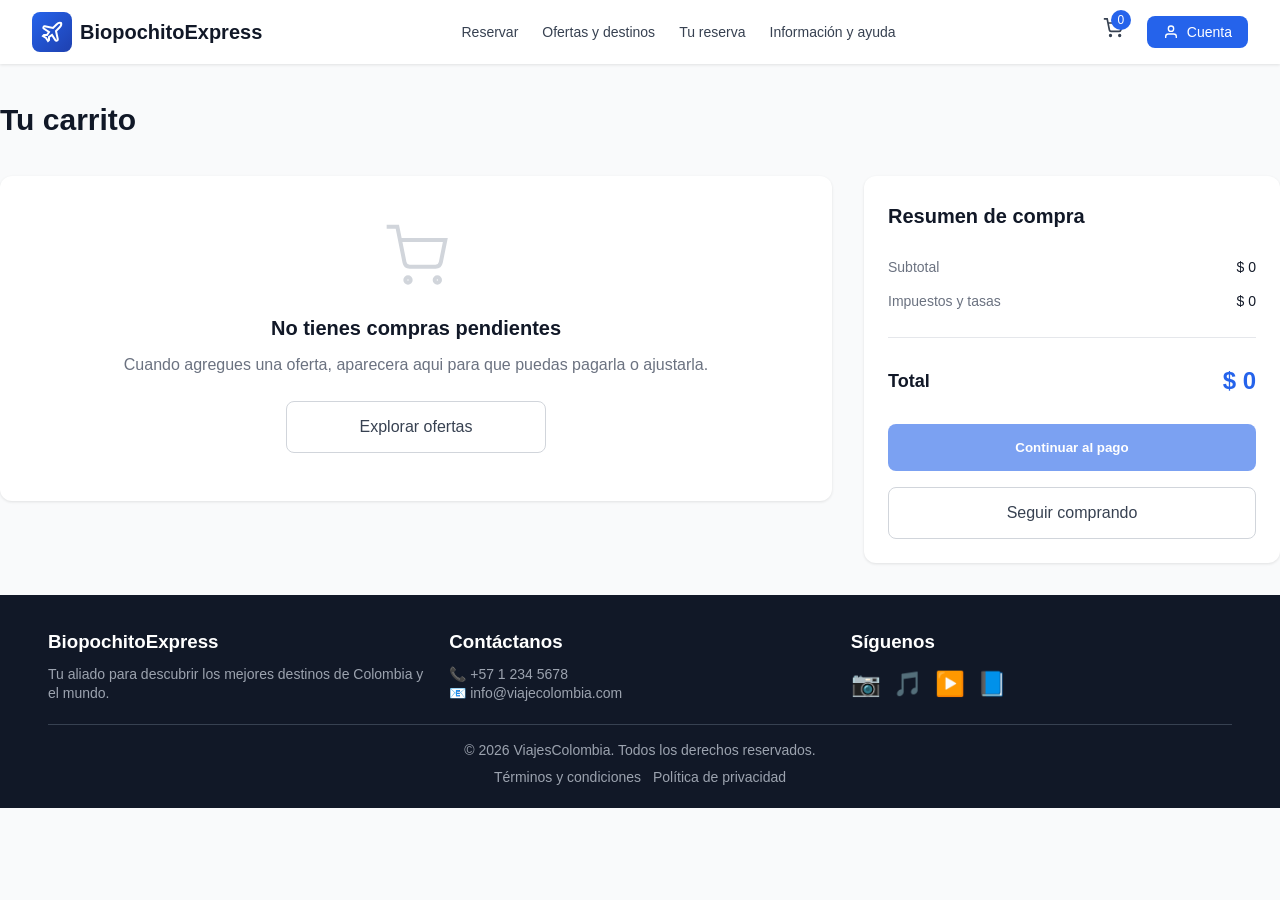
<file: src/views/client/cart.html>
<!DOCTYPE html>
<html lang="es">
<head>
    <meta charset="UTF-8">
    <meta name="viewport" content="width=device-width, initial-scale=1.0">
    <title>Carrito - BiopochitoExpress</title>
    <link rel="stylesheet" href="../../public/css/styles.css">
    <style>
        .cart-container {
            padding: 2rem 0;
            min-height: calc(100vh - 400px);
        }

        .cart-title {
            font-size: 1.875rem;
            font-weight: 700;
            color: #111827;
            margin-bottom: 2rem;
        }

        .cart-grid {
            display: grid;
            grid-template-columns: 1fr;
            gap: 2rem;
        }

        .cart-items {
            display: flex;
            flex-direction: column;
            gap: 1rem;
        }

        .progress-steps {
            background-color: white;
            border-radius: 0.75rem;
            box-shadow: 0 1px 3px rgba(0, 0, 0, 0.1);
            padding: 1.5rem;
            margin-bottom: 1.5rem;
        }

        .steps-container {
            display: flex;
            align-items: center;
            justify-content: space-between;
        }

        .step {
            display: flex;
            align-items: center;
            gap: 0.5rem;
        }

        .step-number {
            width: 32px;
            height: 32px;
            border-radius: 50%;
            display: flex;
            align-items: center;
            justify-content: center;
            font-size: 0.875rem;
            font-weight: 600;
        }

        .step-number.active {
            background-color: #2563eb;
            color: white;
        }

        .step-number.inactive {
            background-color: #e5e7eb;
            color: #6b7280;
        }

        .step-label {
            font-weight: 500;
            font-size: 0.875rem;
        }

        .step-label.active {
            color: #111827;
        }

        .step-label.inactive {
            color: #6b7280;
        }

        .step-line {
            flex: 1;
            height: 4px;
            background-color: #e5e7eb;
            margin: 0 1rem;
        }

        .cart-item {
            background-color: white;
            border-radius: 0.75rem;
            box-shadow: 0 1px 3px rgba(0, 0, 0, 0.1);
            overflow: hidden;
        }

        .cart-item-content {
            display: flex;
            flex-direction: column;
        }

        .cart-item-image {
            width: 100%;
            height: 192px;
            object-fit: cover;
        }

        .cart-item-info {
            padding: 1.5rem;
            flex: 1;
        }

        .cart-item-header {
            display: flex;
            justify-content: space-between;
            align-items: flex-start;
            margin-bottom: 0.5rem;
        }

        .cart-item-title {
            font-size: 1.125rem;
            font-weight: 700;
            color: #111827;
        }

        .btn-remove {
            color: #dc2626;
            background: none;
            border: none;
            cursor: pointer;
            padding: 0.25rem;
            transition: color 0.2s;
        }

        .btn-remove:hover {
            color: #b91c1c;
        }

        .cart-item-dates {
            font-size: 0.875rem;
            color: #6b7280;
            margin-bottom: 1rem;
        }

        .cart-item-footer {
            display: flex;
            justify-content: space-between;
            align-items: center;
        }

        .quantity-control {
            display: flex;
            align-items: center;
            gap: 0.75rem;
        }

        .quantity-label {
            font-size: 0.875rem;
            color: #6b7280;
        }

        .quantity-buttons {
            display: flex;
            align-items: center;
            gap: 0.5rem;
        }

        .quantity-btn {
            width: 32px;
            height: 32px;
            border-radius: 50%;
            border: 1px solid #d1d5db;
            background: white;
            display: flex;
            align-items: center;
            justify-content: center;
            cursor: pointer;
            transition: background-color 0.2s;
        }

        .quantity-btn:hover {
            background-color: #f3f4f6;
        }

        .quantity-value {
            width: 32px;
            text-align: center;
            font-weight: 500;
        }

        .cart-item-price-section {
            text-align: right;
        }

        .cart-item-passengers {
            font-size: 0.875rem;
            color: #6b7280;
        }

        .cart-item-price {
            font-size: 1.25rem;
            font-weight: 700;
            color: #2563eb;
        }

        .info-box {
            background-color: #eff6ff;
            border-radius: 0.75rem;
            padding: 1.5rem;
        }

        .info-box h3 {
            font-weight: 600;
            color: #111827;
            margin-bottom: 0.5rem;
        }

        .info-box ul {
            list-style: none;
            padding: 0;
        }

        .info-box li {
            font-size: 0.875rem;
            color: #374151;
            margin-bottom: 0.5rem;
        }

        .cart-summary {
            background-color: white;
            border-radius: 0.75rem;
            box-shadow: 0 1px 3px rgba(0, 0, 0, 0.1);
            padding: 1.5rem;
            position: sticky;
            top: 5rem;
        }

        .summary-title {
            font-size: 1.25rem;
            font-weight: 700;
            color: #111827;
            margin-bottom: 1.5rem;
        }

        .summary-breakdown {
            display: flex;
            flex-direction: column;
            gap: 0.75rem;
            margin-bottom: 1.5rem;
            padding-bottom: 1.5rem;
            border-bottom: 1px solid #e5e7eb;
        }

        .summary-item {
            display: flex;
            justify-content: space-between;
            font-size: 0.875rem;
        }

        .summary-label {
            color: #6b7280;
        }

        .summary-value {
            font-weight: 500;
            color: #111827;
        }

        .summary-total {
            display: flex;
            justify-content: space-between;
            align-items: center;
            margin-bottom: 1.5rem;
        }

        .total-label {
            font-size: 1.125rem;
            font-weight: 700;
            color: #111827;
        }

        .total-value {
            font-size: 1.5rem;
            font-weight: 700;
            color: #2563eb;
        }

        .btn-checkout {
            width: 100%;
            display: flex;
            align-items: center;
            justify-content: center;
            gap: 0.5rem;
            padding: 1rem 1.5rem;
            background-color: #2563eb;
            color: white;
            border: none;
            border-radius: 0.5rem;
            font-weight: 600;
            cursor: pointer;
            transition: background-color 0.2s;
            margin-bottom: 1rem;
        }

        .btn-checkout:hover {
            background-color: #1d4ed8;
        }

        .btn-continue {
            width: 100%;
            padding: 0.75rem 1.5rem;
            background-color: white;
            color: #374151;
            border: 1px solid #d1d5db;
            border-radius: 0.5rem;
            font-weight: 500;
            cursor: pointer;
            transition: background-color 0.2s;
            text-decoration: none;
            display: block;
            text-align: center;
        }

        .btn-continue:hover {
            background-color: #f9fafb;
        }

        .coupon-section {
            margin-top: 1.5rem;
            padding-top: 1.5rem;
            border-top: 1px solid #e5e7eb;
        }

        .coupon-section h3 {
            font-weight: 600;
            color: #111827;
            margin-bottom: 0.75rem;
            font-size: 0.875rem;
        }

        .coupon-form {
            display: flex;
            gap: 0.5rem;
        }

        .coupon-input {
            flex: 1;
            padding: 0.5rem 1rem;
            border: 1px solid #d1d5db;
            border-radius: 0.5rem;
            font-size: 0.875rem;
        }

        .coupon-input:focus {
            outline: none;
            border-color: #2563eb;
            box-shadow: 0 0 0 3px rgba(37, 99, 235, 0.1);
        }

        .btn-apply {
            padding: 0.5rem 1rem;
            background-color: #e5e7eb;
            color: #374151;
            border: none;
            border-radius: 0.5rem;
            font-weight: 500;
            cursor: pointer;
            transition: background-color 0.2s;
        }

        .btn-apply:hover {
            background-color: #d1d5db;
        }

        .link-section {
            margin-top: 1.5rem;
            padding-top: 1.5rem;
            border-top: 1px solid #e5e7eb;
            text-align: center;
        }

        .link-section a {
            font-size: 0.875rem;
            color: #2563eb;
            text-decoration: none;
            font-weight: 500;
            transition: color 0.2s;
        }

        .link-section a:hover {
            color: #1d4ed8;
        }

        .empty-cart {
            background-color: white;
            border-radius: 0.75rem;
            box-shadow: 0 1px 3px rgba(0, 0, 0, 0.1);
            padding: 3rem;
            text-align: center;
        }

        .empty-icon {
            width: 64px;
            height: 64px;
            color: #d1d5db;
            margin: 0 auto 1rem;
        }

        .empty-title {
            font-size: 1.25rem;
            font-weight: 600;
            color: #111827;
            margin-bottom: 0.5rem;
        }

        .empty-text {
            color: #6b7280;
            margin-bottom: 1.5rem;
        }

        .cart-ticket-manager {
            background-color: white;
            border-radius: 0.75rem;
            box-shadow: 0 1px 3px rgba(0, 0, 0, 0.1);
            padding: 1.5rem;
        }

        .cart-ticket-manager-header h3,
        .cart-seat-panel-header h3 {
            margin: 0 0 0.5rem;
            color: #111827;
            font-size: 1.25rem;
            font-weight: 700;
        }

        .cart-ticket-manager-header p,
        .cart-seat-panel-header p {
            margin: 0;
            color: #6b7280;
        }

        .cart-ticket-kicker,
        .cart-seat-cabin-kicker {
            margin: 0 0 0.35rem;
            font-size: 0.75rem;
            text-transform: uppercase;
            letter-spacing: 0.08em;
            color: #2563eb;
            font-weight: 700;
        }

        .cart-ticket-list {
            display: grid;
            gap: 1rem;
            margin: 1.5rem 0;
        }

        .cart-ticket-card {
            border: 1px solid #e5e7eb;
            border-radius: 1rem;
            padding: 1rem;
            background-color: #fff;
        }

        .cart-ticket-card.is-active {
            border-color: #93c5fd;
            background-color: #f8fbff;
            box-shadow: inset 0 0 0 1px rgba(37, 99, 235, 0.08);
        }

        .cart-ticket-card-header {
            display: flex;
            justify-content: space-between;
            align-items: flex-start;
            gap: 1rem;
            margin-bottom: 1rem;
        }

        .cart-ticket-card-header h4 {
            margin: 0;
            color: #111827;
            font-size: 1.05rem;
        }

        .cart-ticket-price {
            color: #2563eb;
            font-weight: 700;
        }

        .cart-ticket-controls {
            display: grid;
            grid-template-columns: repeat(3, minmax(0, 1fr));
            gap: 1rem;
            align-items: end;
        }

        .cart-ticket-field {
            display: block;
        }

        .cart-ticket-field span,
        .cart-ticket-seat span,
        .cart-ticket-seat-trigger span {
            display: block;
            margin-bottom: 0.45rem;
            color: #6b7280;
            font-size: 0.82rem;
        }

        .cart-ticket-field select {
            width: 100%;
            border: 1px solid #d1d5db;
            border-radius: 0.75rem;
            padding: 0.75rem 0.9rem;
            font-size: 0.95rem;
            background-color: #fff;
        }

        .cart-ticket-seat,
        .cart-ticket-seat-trigger {
            padding: 0.75rem 0.9rem;
            border-radius: 0.75rem;
            background-color: #f8fafc;
            border: 1px solid #e5e7eb;
        }

        .cart-ticket-seat strong,
        .cart-ticket-seat-trigger strong {
            color: #111827;
            font-size: 1rem;
        }

        .cart-ticket-seat-trigger {
            width: 100%;
            text-align: left;
            display: flex;
            flex-direction: column;
            gap: 0.2rem;
            cursor: pointer;
        }

        .cart-ticket-seat-trigger:hover {
            border-color: #93c5fd;
        }

        .cart-ticket-focus-btn {
            border: none;
            border-radius: 0.75rem;
            padding: 0.85rem 1rem;
            background-color: #2563eb;
            color: #fff;
            font-weight: 600;
            cursor: pointer;
        }

        .cart-seat-map-panel {
            border-top: 1px solid #e5e7eb;
            padding-top: 1.5rem;
        }

        .cart-ticket-seat-map {
            margin-top: 1rem;
            padding-top: 1rem;
            border-top: 1px solid #e5e7eb;
        }

        .cart-seat-legend {
            display: flex;
            flex-wrap: wrap;
            gap: 0.85rem;
            margin: 1rem 0 1.25rem;
        }

        .cart-seat-legend-item {
            display: inline-flex;
            align-items: center;
            gap: 0.45rem;
            font-size: 0.875rem;
            color: #374151;
        }

        .cart-seat-legend-swatch {
            width: 0.95rem;
            height: 0.95rem;
            border-radius: 0.3rem;
            border: 1px solid #cbd5e1;
        }

        .cart-seat-legend-swatch.available {
            background-color: #fff;
        }

        .cart-seat-legend-swatch.selected {
            background-color: #2563eb;
            border-color: #2563eb;
        }

        .cart-seat-legend-swatch.occupied {
            background-color: #cbd5e1;
            border-color: #cbd5e1;
        }

        .cart-seat-legend-swatch.locked {
            background-color: #fee2e2;
            border-color: #fecaca;
        }

        .cart-seat-map-grid {
            display: grid;
            gap: 1rem;
        }

        .cart-seat-cabin {
            border: 1px solid #e5e7eb;
            border-radius: 1rem;
            padding: 1rem;
            background-color: #fff;
        }

        .cart-seat-cabin.is-active {
            border-color: #93c5fd;
            background-color: #f8fbff;
        }

        .cart-seat-cabin.is-locked {
            background-color: #f8fafc;
        }

        .cart-seat-cabin-header {
            display: flex;
            justify-content: space-between;
            align-items: center;
            gap: 1rem;
            margin-bottom: 1rem;
        }

        .cart-seat-cabin-header h4 {
            margin: 0;
            color: #111827;
            font-size: 1rem;
        }

        .cart-seat-cabin-badge {
            padding: 0.35rem 0.75rem;
            border-radius: 9999px;
            background-color: #e5e7eb;
            color: #374151;
            font-size: 0.8rem;
            font-weight: 600;
        }

        .cart-seat-cabin.is-active .cart-seat-cabin-badge {
            background-color: #dbeafe;
            color: #1d4ed8;
        }

        .cart-seat-rows {
            display: grid;
            gap: 0.75rem;
        }

        .cart-seat-row {
            display: flex;
            align-items: center;
            flex-wrap: wrap;
            gap: 0.5rem;
        }

        .cart-seat-row-label {
            width: 2rem;
            color: #6b7280;
            font-size: 0.85rem;
            font-weight: 700;
            text-align: center;
        }

        .cart-seat-button {
            min-width: 3.1rem;
            height: 3rem;
            border-radius: 0.8rem;
            border: 1px solid #cbd5e1;
            background-color: #fff;
            color: #111827;
            font-weight: 700;
            cursor: pointer;
        }

        .cart-seat-button.seat-first {
            box-shadow: inset 0 -3px 0 #b45309;
        }

        .cart-seat-button.seat-executive {
            box-shadow: inset 0 -3px 0 #0f766e;
        }

        .cart-seat-button.seat-economy {
            box-shadow: inset 0 -3px 0 #2563eb;
        }

        .cart-seat-button.is-selected {
            background-color: #2563eb;
            border-color: #2563eb;
            color: #fff;
            box-shadow: none;
        }

        .cart-seat-button.is-occupied {
            background-color: #cbd5e1;
            border-color: #cbd5e1;
            color: #64748b;
            cursor: not-allowed;
            box-shadow: none;
        }

        .cart-seat-button.is-locked {
            background-color: #fef2f2;
            border-color: #fecaca;
            color: #b91c1c;
            cursor: not-allowed;
            box-shadow: none;
        }

        .cart-seat-button.is-available:hover {
            border-color: #2563eb;
        }

        .cart-seat-aisle {
            width: 1rem;
            height: 1px;
        }

        /* Estilos para modal de asientos */
        .seat-modal-overlay {
            display: none;
            position: fixed;
            top: 0;
            left: 0;
            right: 0;
            bottom: 0;
            background-color: rgba(0, 0, 0, 0.5);
            z-index: 1000;
            align-items: center;
            justify-content: center;
        }

        .seat-modal-overlay.active {
            display: flex;
        }

        .seat-modal {
            background-color: white;
            border-radius: 1rem;
            box-shadow: 0 20px 25px -5px rgba(0, 0, 0, 0.1);
            padding: 2rem;
            max-width: 700px;
            max-height: 80vh;
            overflow-y: auto;
            position: relative;
        }

        .seat-modal-header {
            display: flex;
            justify-content: space-between;
            align-items: center;
            margin-bottom: 1.5rem;
            padding-bottom: 1rem;
            border-bottom: 1px solid #e5e7eb;
        }

        .seat-modal-header h3 {
            margin: 0;
            color: #111827;
            font-size: 1.25rem;
            font-weight: 700;
        }

        .seat-modal-close {
            background: none;
            border: none;
            font-size: 1.5rem;
            cursor: pointer;
            color: #6b7280;
            width: 32px;
            height: 32px;
            display: flex;
            align-items: center;
            justify-content: center;
        }

        .seat-modal-close:hover {
            color: #111827;
        }

        .seat-modal-content {
            margin-bottom: 1.5rem;
        }

        .seat-modal-legend {
            display: flex;
            flex-wrap: wrap;
            gap: 1rem;
            margin-bottom: 1.5rem;
        }

        .seat-modal-legend-item {
            display: flex;
            align-items: center;
            gap: 0.5rem;
            font-size: 0.875rem;
            color: #374151;
        }

        .seat-modal-legend-swatch {
            width: 20px;
            height: 20px;
            border-radius: 0.4rem;
            border: 1px solid #cbd5e1;
        }

        .seat-modal-legend-swatch.available {
            background-color: white;
        }

        .seat-modal-legend-swatch.selected {
            background-color: #2563eb;
            border-color: #2563eb;
        }

        .seat-modal-legend-swatch.occupied {
            background-color: #cbd5e1;
            border-color: #cbd5e1;
        }

        .seat-modal-grid {
            display: grid;
            gap: 0.75rem;
            margin-bottom: 1.5rem;
        }

        .seat-modal-cabin {
            border: 1px solid #e5e7eb;
            border-radius: 0.75rem;
            padding: 1rem;
        }

        .seat-modal-cabin-title {
            font-weight: 600;
            color: #111827;
            margin-bottom: 0.75rem;
            font-size: 0.95rem;
        }

        .seat-modal-rows {
            display: grid;
            gap: 0.5rem;
        }

        .seat-modal-row {
            display: flex;
            align-items: center;
            gap: 0.5rem;
            flex-wrap: wrap;
        }

        .seat-modal-row-label {
            width: 1.5rem;
            color: #6b7280;
            font-size: 0.8rem;
            font-weight: 700;
            text-align: center;
        }

        .seat-modal-btn {
            width: 2.5rem;
            height: 2.5rem;
            border-radius: 0.5rem;
            border: 1px solid #cbd5e1;
            background-color: white;
            color: #111827;
            font-weight: 700;
            cursor: pointer;
            font-size: 0.85rem;
            transition: all 0.2s;
        }

        .seat-modal-btn.available:hover {
            border-color: #2563eb;
            background-color: #eff6ff;
        }

        .seat-modal-btn.selected {
            background-color: #2563eb;
            border-color: #2563eb;
            color: white;
        }

        .seat-modal-btn.occupied {
            background-color: #cbd5e1;
            border-color: #cbd5e1;
            color: #64748b;
            cursor: not-allowed;
        }

        .seat-modal-aisle {
            width: 0.5rem;
        }

        .seat-modal-actions {
            display: flex;
            gap: 0.75rem;
            justify-content: flex-end;
            border-top: 1px solid #e5e7eb;
            padding-top: 1.5rem;
        }

        .seat-modal-btn-cancel {
            padding: 0.75rem 1.5rem;
            background-color: white;
            color: #374151;
            border: 1px solid #d1d5db;
            border-radius: 0.5rem;
            font-weight: 500;
            cursor: pointer;
            transition: background-color 0.2s;
        }

        .seat-modal-btn-cancel:hover {
            background-color: #f9fafb;
        }

        .seat-modal-btn-confirm {
            padding: 0.75rem 1.5rem;
            background-color: #2563eb;
            color: white;
            border: none;
            border-radius: 0.5rem;
            font-weight: 600;
            cursor: pointer;
            transition: background-color 0.2s;
        }

        .seat-modal-btn-confirm:hover {
            background-color: #1d4ed8;
        }

        /* Estilos para selector de tarifa */
        .tariff-selector {
            background-color: #f9fafb;
            border: 1px solid #e5e7eb;
            border-radius: 0.75rem;
            padding: 1rem;
            margin-bottom: 1rem;
        }

        .tariff-selector-label {
            display: block;
            font-size: 0.875rem;
            color: #6b7280;
            margin-bottom: 0.5rem;
            font-weight: 600;
        }

        .tariff-selector-options {
            display: grid;
            grid-template-columns: 1fr 1fr 1fr;
            gap: 0.75rem;
        }

        .tariff-selector-option {
            padding: 0.85rem 1rem;
            border: 1px solid #d1d5db;
            border-radius: 0.5rem;
            background-color: white;
            cursor: pointer;
            transition: all 0.2s;
            text-align: center;
        }

        .tariff-selector-option:hover {
            border-color: #93c5fd;
            background-color: #f0f9ff;
        }

        .tariff-selector-option.active {
            border-color: #2563eb;
            background-color: #eff6ff;
            box-shadow: inset 0 0 0 1px rgba(37, 99, 235, 0.1);
        }

        .tariff-selector-option-name {
            font-weight: 600;
            color: #111827;
            font-size: 0.875rem;
            margin-bottom: 0.25rem;
        }

        .tariff-selector-option-price {
            font-weight: 700;
            color: #2563eb;
            font-size: 0.95rem;
        }

        @media (max-width: 640px) {
            .tariff-selector-options {
                grid-template-columns: 1fr;
            }

            .seat-modal {
                padding: 1.5rem;
                width: 90vw;
            }

            .seat-modal-btn {
                width: 2.2rem;
                height: 2.2rem;
                font-size: 0.75rem;
            }
        }

        @media (min-width: 640px) {
            .cart-item-content {
                flex-direction: row;
            }

            .cart-item-image {
                width: 192px;
                height: auto;
            }
        }

        @media (min-width: 1024px) {
            .cart-grid {
                grid-template-columns: 2fr 1fr;
            }
        }

        @media (max-width: 767px) {
            .cart-item-footer,
            .cart-ticket-card-header,
            .cart-seat-cabin-header {
                flex-direction: column;
                align-items: flex-start;
            }

            .cart-ticket-controls {
                grid-template-columns: 1fr;
            }
        }

        /* Estilos para tarjetas de selección de tarifa */
        .tariff-choice-card {
            cursor: pointer;
            transition: border-color 0.3s, background-color 0.3s, box-shadow 0.3s;
            margin-bottom: 1rem;
        }

        .tariff-choice-card:hover {
            box-shadow: 0 4px 12px rgba(0, 0, 0, 0.1);
        }

        .tariff-choice-card.active {
            border-color: #2563eb !important;
            background-color: #f8fbff !important;
            box-shadow: 0 0 0 2px rgba(37, 99, 235, 0.1);
        }
    </style>
</head>
<body>
    <!-- Header -->
    <header class="header">
        <div class="container header-content">
            <a href="../../../index.html" class="logo">
                <div class="logo-icon">
                    <svg width="24" height="24" viewBox="0 0 24 24" fill="none" stroke="currentColor" stroke-width="2">
                        <path d="M17.8 19.2 16 11l3.5-3.5C21 6 21.5 4 21 3c-1-.5-3 0-4.5 1.5L13 8 4.8 6.2c-.5-.1-.9.1-1.1.5l-.3.5c-.2.5-.1 1 .3 1.3L9 12l-2 3H4l-1 1 3 2 2 3 1-1v-3l3-2 3.5 5.3c.3.4.8.5 1.3.3l.5-.2c.4-.3.6-.7.5-1.2z"/>
                    </svg>
                </div>
                <span class="logo-text">BiopochitoExpress</span>
            </a>

            <nav class="nav-desktop">
                <a href="../../../index.html" class="nav-link">Reservar</a>
                <a href="results.html" class="nav-link">Ofertas y destinos</a>
                <a href="my-reservation.html" class="nav-link">Tu reserva</a>
                <a href="help.html" class="nav-link">Información y ayuda</a>
            </nav>

            <div class="header-actions">
                <a href="cart.html" class="cart-btn">
                    <svg width="20" height="20" viewBox="0 0 24 24" fill="none" stroke="currentColor" stroke-width="2">
                        <circle cx="9" cy="21" r="1"/><circle cx="20" cy="21" r="1"/>
                        <path d="M1 1h4l2.68 13.39a2 2 0 0 0 2 1.61h9.72a2 2 0 0 0 2-1.61L23 6H6"/>
                    </svg>
                    <span class="cart-badge">1</span>
                </a>
                <button class="btn-account">
                    <svg width="16" height="16" viewBox="0 0 24 24" fill="none" stroke="currentColor" stroke-width="2">
                        <path d="M20 21v-2a4 4 0 0 0-4-4H8a4 4 0 0 0-4 4v2"/><circle cx="12" cy="7" r="4"/>
                    </svg>
                    <span>Cuenta</span>
                </button>
                <button class="menu-toggle" onclick="toggleMobileMenu()">
                    <svg width="24" height="24" viewBox="0 0 24 24" fill="none" stroke="currentColor" stroke-width="2">
                        <line x1="3" y1="12" x2="21" y2="12"/><line x1="3" y1="6" x2="21" y2="6"/>
                        <line x1="3" y1="18" x2="21" y2="18"/>
                    </svg>
                </button>
            </div>
        </div>

        <nav class="nav-mobile" id="mobileMenu">
            <a href="../../../index.html" class="nav-mobile-link">Reservar</a>
            <a href="results.html" class="nav-mobile-link">Ofertas y destinos</a>
            <a href="my-reservation.html" class="nav-mobile-link">Tu reserva</a>
            <a href="help.html" class="nav-mobile-link">Información y ayuda</a>
            <button class="btn-account mobile">
                <svg width="16" height="16" viewBox="0 0 24 24" fill="none" stroke="currentColor" stroke-width="2">
                    <path d="M20 21v-2a4 4 0 0 0-4-4H8a4 4 0 0 0-4 4v2"/><circle cx="12" cy="7" r="4"/>
                </svg>
                <span>Mi Cuenta</span>
            </button>
        </nav>
    </header>

    <!-- Cart Content -->
    <div class="container cart-container">
        <h1 class="cart-title">Tu carrito</h1>

        <div class="cart-grid">
            <!-- Cart Items -->
            <div class="cart-items">
                <!-- Progress Steps -->
                <div class="progress-steps">
                    <div class="steps-container">
                        <div class="step">
                            <div class="step-number active">1</div>
                            <span class="step-label active">Carrito</span>
                        </div>
                        <div class="step-line"></div>
                        <div class="step">
                            <div class="step-number inactive">2</div>
                            <span class="step-label inactive">Pago</span>
                        </div>
                        <div class="step-line"></div>
                        <div class="step">
                            <div class="step-number inactive">3</div>
                            <span class="step-label inactive">Confirmación</span>
                        </div>
                    </div>
                </div>

                <!-- Cart Item -->
                <div class="cart-item">
                    <div class="cart-item-content">
                        <img src="https://images.unsplash.com/photo-1690571100303-cb86f92b9b01?w=400" alt="Cartagena" class="cart-item-image">
                        <div class="cart-item-info">
                            <div class="cart-item-header">
                                <h3 class="cart-item-title">Cartagena Mágica - Hotel Caribe</h3>
                                <button class="btn-remove">
                                    <svg width="20" height="20" viewBox="0 0 24 24" fill="none" stroke="currentColor" stroke-width="2">
                                        <polyline points="3 6 5 6 21 6"/><path d="M19 6v14a2 2 0 0 1-2 2H7a2 2 0 0 1-2-2V6m3 0V4a2 2 0 0 1 2-2h4a2 2 0 0 1 2 2v2"/>
                                        <line x1="10" y1="11" x2="10" y2="17"/><line x1="14" y1="11" x2="14" y2="17"/>
                                    </svg>
                                </button>
                            </div>
                            <p class="cart-item-dates">Mar 15-18, 2026</p>
                            <div class="cart-item-footer">
                                <div class="quantity-control">
                                    <span class="quantity-label">Cantidad:</span>
                                    <div class="quantity-buttons">
                                        <button class="quantity-btn" onclick="updateQuantity(-1)">
                                            <svg width="16" height="16" viewBox="0 0 24 24" fill="none" stroke="currentColor" stroke-width="2">
                                                <line x1="5" y1="12" x2="19" y2="12"/>
                                            </svg>
                                        </button>
                                        <span class="quantity-value" id="quantity">1</span>
                                        <button class="quantity-btn" onclick="updateQuantity(1)">
                                            <svg width="16" height="16" viewBox="0 0 24 24" fill="none" stroke="currentColor" stroke-width="2">
                                                <line x1="12" y1="5" x2="12" y2="19"/><line x1="5" y1="12" x2="19" y2="12"/>
                                            </svg>
                                        </button>
                                    </div>
                                </div>
                                <div class="cart-item-price-section">
                                    <p class="cart-item-passengers">2 pasajeros</p>
                                    <p class="cart-item-price" id="itemPrice">$2.500.000</p>
                                </div>
                            </div>
                        </div>
                    </div>
                </div>

                <!-- inicio de cambios del selector de tarifas -->
                <div class="info-box">
                    <h3>Selecciona tu tarifa</h3>
                    <p style="color: #6b7280; margin-bottom: 1rem; font-size: 0.875rem;">Elige la tarifa que mejor se ajuste a tus necesidades. Puedes cambiarla después sin problema.</p>
                    
                    <div style="display: grid; grid-template-columns: 1fr; gap: 1rem;">
                        <!-- Tarifa Básica -->
                        <div style="border: 2px solid #e5e7eb; border-radius: 0.75rem; padding: 1.25rem; cursor: pointer; transition: all 0.2s; background-color: white;" class="tariff-choice-card" data-tariff="basic" onclick="selectTariffChoice('basic', this)">
                            <div style="display: flex; justify-content: space-between; align-items: flex-start; margin-bottom: 1rem;">
                                <div>
                                    <h4 style="margin: 0 0 0.25rem; color: #111827; font-size: 1.05rem; font-weight: 700;">Tarifa Básica</h4>
                                    <p style="margin: 0; color: #6b7280; font-size: 0.875rem;">Opción económica</p>
                                </div>
                                <div style="text-align: right;">
                                    <div style="font-size: 1.25rem; font-weight: 700; color: #2563eb;">$1.250.000</div>
                                    <div style="font-size: 0.75rem; color: #6b7280;">por persona</div>
                                </div>
                            </div>
                            <div style="display: grid; grid-template-columns: 1fr 1fr; gap: 0.75rem; font-size: 0.875rem; color: #374151; padding-top: 1rem; border-top: 1px solid #e5e7eb;">
                                <div>✓ Vuelo ida y vuelta</div>
                                <div style="color: #dc2626;">✗ Equipaje 10kg mano</div>
                                <div style="color: #dc2626;">✗ Sin cambios</div>
                                <div style="color: #dc2626;">✗ Sin reembolso</div>
                            </div>
                        </div>

                        <!-- Tarifa Estándar (Recomendada) -->
                        <div style="border: 2px solid #2563eb; background-color: #f8fbff; border-radius: 0.75rem; padding: 1.25rem; cursor: pointer; transition: all 0.2s; position: relative;" class="tariff-choice-card active" data-tariff="standard" onclick="selectTariffChoice('standard', this)">
                            <div style="position: absolute; top: 1rem; right: 1rem; background-color: #dbeafe; color: #1d4ed8; padding: 0.4rem 0.85rem; border-radius: 9999px; font-size: 0.7rem; font-weight: 700; text-transform: uppercase;">Recomendada</div>
                            <div style="display: flex; justify-content: space-between; align-items: flex-start; margin-bottom: 1rem; padding-right: 5rem;">
                                <div>
                                    <h4 style="margin: 0 0 0.25rem; color: #111827; font-size: 1.05rem; font-weight: 700;">Tarifa Estándar</h4>
                                    <p style="margin: 0; color: #6b7280; font-size: 0.875rem;">La mejor relación precio-beneficios</p>
                                </div>
                                <div style="text-align: right;">
                                    <div style="font-size: 1.25rem; font-weight: 700; color: #2563eb;">$1.450.000</div>
                                    <div style="font-size: 0.75rem; color: #6b7280;">por persona</div>
                                </div>
                            </div>
                            <div style="display: grid; grid-template-columns: 1fr 1fr; gap: 0.75rem; font-size: 0.875rem; color: #374151; padding-top: 1rem; border-top: 1px solid #93c5fd;">
                                <div>✓ Vuelo ida y vuelta</div>
                                <div style="color: #059669;">✓ Equipaje 23kg bodega</div>
                                <div>✓ Cambios con cargo</div>
                                <div>✓ Selección asiento</div>
                                <div>✓ Asistencia 24/7</div>
                                <div style="color: #f97316;">→ Reembolso 50%</div>
                            </div>
                        </div>

                        <!-- Tarifa Premium -->
                        <div style="border: 2px solid #e5e7eb; border-radius: 0.75rem; padding: 1.25rem; cursor: pointer; transition: all 0.2s; background-color: white;" class="tariff-choice-card" data-tariff="premium" onclick="selectTariffChoice('premium', this)">
                            <div style="display: flex; justify-content: space-between; align-items: flex-start; margin-bottom: 1rem;">
                                <div>
                                    <h4 style="margin: 0 0 0.25rem; color: #111827; font-size: 1.05rem; font-weight: 700;">Tarifa Premium</h4>
                                    <p style="margin: 0; color: #6b7280; font-size: 0.875rem;">Máxima comodidad y flexibilidad</p>
                                </div>
                                <div style="text-align: right;">
                                    <div style="font-size: 1.25rem; font-weight: 700; color: #2563eb;">$1.850.000</div>
                                    <div style="font-size: 0.75rem; color: #6b7280;">por persona</div>
                                </div>
                            </div>
                            <div style="display: grid; grid-template-columns: 1fr 1fr; gap: 0.75rem; font-size: 0.875rem; color: #374151; padding-top: 1rem; border-top: 1px solid #e5e7eb;">
                                <div>✓ Vuelo ida y vuelta</div>
                                <div style="color: #059669;">✓ 2 Equipajes 23kg</div>
                                <div style="color: #059669;">✓ Cambios gratis</div>
                                <div style="color: #059669;">✓ Asiento preferencial</div>
                                <div style="color: #059669;">✓ Reembolso completo</div>
                                <div style="color: #059669;">✓ Prioridad abordaje</div>
                            </div>
                        </div>
                    </div>
                </div>

                <!-- Seat Selection -->
                <div class="info-box">
                    <h3>Configura tus asientos</h3>
                    <p style="color: #6b7280; margin-bottom: 1rem; font-size: 0.875rem;">Haz clic en el botón de abajo para abrir el selector de asientos y elegir los que prefieras para cada pasajero.</p>
                    <button class="btn-checkout" onclick="openSeatModal()" style="margin-bottom: 0;">
                        📍 Abre el selector de asientos →
                    </button>
                </div>

                <!-- Seat Modal -->
                <div class="seat-modal-overlay" id="seatModalOverlay">
                    <div class="seat-modal">
                        <div class="seat-modal-header">
                            <h3>Selecciona tus asientos</h3>
                            <button class="seat-modal-close" onclick="closeSeatModal()">✕</button>
                        </div>

                        <div class="seat-modal-content">
                            <div style="margin-bottom: 1.5rem; padding: 0 1rem;">
                                <label style="display: block; margin-bottom: 0.5rem; font-weight: 600; color: #111827; font-size: 0.875rem;">Selecciona la clase:</label>
                                <div style="display: grid; grid-template-columns: repeat(3, 1fr); gap: 0.75rem;">
                                    <button type="button" class="seat-class-btn active" data-class="economy" onclick="changeSeatClass('economy')" style="padding: 0.75rem; border: 2px solid #2563eb; border-radius: 0.5rem; background-color: #eff6ff; color: #1d4ed8; font-weight: 600; cursor: pointer; transition: all 0.2s;">Económica</button>
                                    <button type="button" class="seat-class-btn" data-class="executive" onclick="changeSeatClass('executive')" style="padding: 0.75rem; border: 2px solid #e5e7eb; border-radius: 0.5rem; background-color: white; color: #374151; font-weight: 600; cursor: pointer; transition: all 0.2s;">Ejecutiva</button>
                                    <button type="button" class="seat-class-btn" data-class="first" onclick="changeSeatClass('first')" style="padding: 0.75rem; border: 2px solid #e5e7eb; border-radius: 0.5rem; background-color: white; color: #374151; font-weight: 600; cursor: pointer; transition: all 0.2s;">Primera</button>
                                </div>
                            </div>

                            <div class="seat-modal-legend">
                                <div class="seat-modal-legend-item">
                                    <div class="seat-modal-legend-swatch available"></div>
                                    <span>Disponible</span>
                                </div>
                                <div class="seat-modal-legend-item">
                                    <div class="seat-modal-legend-swatch selected"></div>
                                    <span>Seleccionado</span>
                                </div>
                                <div class="seat-modal-legend-item">
                                    <div class="seat-modal-legend-swatch occupied"></div>
                                    <span>Ocupado</span>
                                </div>
                            </div>

                            <div class="seat-modal-grid" id="seatGrid">
                                <!-- Asientos se generarán aquí con JavaScript -->
                            </div>
                        </div>

                        <div class="seat-modal-actions">
                            <button class="seat-modal-btn-cancel" onclick="closeSeatModal()">Cancelar</button>
                            <button class="seat-modal-btn-confirm" onclick="confirmSeatSelection()">Confirmar selección</button>
                        </div>
                    </div>
                </div>

                <!-- Info Box -->
                <div class="info-box">
                    <h3>Información importante</h3>
                    <ul>
                        <li>• Las tarifas incluyen impuestos y tasas aeroportuarias</li>
                        <li>• Puedes cancelar sin cargo hasta 7 días antes de tu viaje</li>
                        <li>• Los cambios están sujetos a disponibilidad y cargos adicionales</li>
                    </ul>
                </div>
            </div>
           <!-- fin de cambios del selector de tarifas -->
            <!-- Summary -->
            <div class="cart-summary">
                <h2 class="summary-title">Resumen de compra</h2>
                
                <div class="summary-breakdown">
                    <div class="summary-item">
                        <span class="summary-label">Subtotal</span>
                        <span class="summary-value" id="subtotal">$2.500.000</span>
                    </div>
                    <div class="summary-item">
                        <span class="summary-label">Impuestos y tasas</span>
                        <span class="summary-value" id="taxes">$250.000</span>
                    </div>
                </div>

                <div class="summary-total">
                    <span class="total-label">Total</span>
                    <span class="total-value" id="total">$2.750.000</span>
                </div>

                <button class="btn-checkout">
                    Continuar al pago
                    <svg width="20" height="20" viewBox="0 0 24 24" fill="none" stroke="currentColor" stroke-width="2">
                        <line x1="5" y1="12" x2="19" y2="12"/><polyline points="12 5 19 12 12 19"/>
                    </svg>
                </button>
               <-- fin de cambios del selector de tarifas -->  
                <a href="../../../index.html" class="btn-continue">Seguir comprando</a>

                <div class="coupon-section">
                    <h3>¿Tienes un cupón?</h3>
                    <div class="coupon-form">
                        <input type="text" class="coupon-input" placeholder="Código de cupón">
                        <button class="btn-apply">Aplicar</button>
                    </div>
                </div>

                <div class="link-section">
                    <a href="my-reservation.html">Ver cambios y reembolsos →</a>
                </div>
            </div>
        </div>
    </div>

    <!-- Footer -->
    <footer class="footer">
        <div class="container">
            <div class="footer-grid">
                <div>
                    <h3>BiopochitoExpress</h3>
                    <p>Tu aliado para descubrir los mejores destinos de Colombia y el mundo.</p>
                </div>
                <div>
                    <h3>Contáctanos</h3>
                    <p>📞 +57 1 234 5678<br>📧 info@viajecolombia.com</p>
                </div>
                <div>
                    <h3>Síguenos</h3>
                    <div class="social-icons">
                        <a href="#" class="social-icon">📷</a>
                        <a href="#" class="social-icon">🎵</a>
                        <a href="#" class="social-icon">▶️</a>
                        <a href="#" class="social-icon">📘</a>
                    </div>
                </div>
            </div>
            <div class="footer-bottom">
                <p>&copy; 2026 ViajesColombia. Todos los derechos reservados.</p>
                <div class="footer-links">
                    <a href="#">Términos y condiciones</a>
                    <a href="#">Política de privacidad</a>
                </div>
            </div>
        </div>
    </footer>

    <script src="../../public/js/script.js"></script>
    <script src="../../public/js/flujo-reserva.js"></script>
    <script src="../../public/js/auth.js"></script>
    <script>
        let quantity = 1;
        let selectedTariff = 'standard';
        let selectedSeats = new Set();
        let selectedSeatClass = 'economy';

        const seatCabinConfig = {
            first: { rows: [1, 2], columns: ['A', 'C', 'D', 'F'], accent: '#b45309' },
            executive: { rows: [3, 4, 5], columns: ['A', 'C', 'D', 'F'], accent: '#0f766e' },
            economy: { rows: [6, 7, 8, 9, 10, 11, 12], columns: ['A', 'B', 'C', 'D', 'E', 'F'], accent: '#2563eb' }
        };

        const occupiedSeats = new Set(['1A', '1F', '3C', '4A', '4F', '6B', '6E', '7C', '8A', '8F', '9D', '10B', '11E', '12C']);

        function selectTariffChoice(tariffId, element) {
            selectedTariff = tariffId;
            document.querySelectorAll('.tariff-choice-card').forEach(e => {
                e.style.borderColor = '#e5e7eb';
                e.style.backgroundColor = 'white';
                e.classList.remove('active');
            });
            element.style.borderColor = '#2563eb';
            element.style.backgroundColor = '#f8fbff';
            element.classList.add('active');
            updatePrices();
        }

        function updateQuantity(change) {
            quantity = Math.max(1, Math.min(6, quantity + change));
            document.getElementById('quantity').textContent = quantity;
            updatePrices();
        }

        function updatePrices() {
            const tariffPrices = {
                basic: 1250000,
                standard: 1450000,
                premium: 1850000
            };
            const perPersonPrice = tariffPrices[selectedTariff];
            const subtotal = perPersonPrice * quantity;
            const taxes = subtotal * 0.1;
            const total = subtotal + taxes;

            document.getElementById('itemPrice').textContent = '$' + subtotal.toLocaleString('es-CO');
            document.getElementById('subtotal').textContent = '$' + subtotal.toLocaleString('es-CO');
            document.getElementById('taxes').textContent = '$' + Math.round(taxes).toLocaleString('es-CO');
            document.getElementById('total').textContent = '$' + Math.round(total).toLocaleString('es-CO');
        }

        function changeSeatClass(classId) {
            selectedSeatClass = classId;
            
            // Actualizar botones de clase
            document.querySelectorAll('.seat-class-btn').forEach(btn => {
                if (btn.dataset.class === classId) {
                    btn.style.borderColor = '#2563eb';
                    btn.style.backgroundColor = '#eff6ff';
                    btn.style.color = '#1d4ed8';
                    btn.classList.add('active');
                } else {
                    btn.style.borderColor = '#e5e7eb';
                    btn.style.backgroundColor = 'white';
                    btn.style.color = '#374151';
                    btn.classList.remove('active');
                }
            });
            
            // Re-renderizar los asientos
            renderSeatGrid();
        }

        function openSeatModal() {
            renderSeatGrid();
            document.getElementById('seatModalOverlay').classList.add('active');
        }

        function closeSeatModal() {
            document.getElementById('seatModalOverlay').classList.remove('active');
        }

        function renderSeatGrid() {
            const grid = document.getElementById('seatGrid');
            grid.innerHTML = '';

            // Solo renderizar la clase de asiento seleccionada
            const config = seatCabinConfig[selectedSeatClass];
            if (!config) return;

            const cabin = document.createElement('div');
            cabin.className = 'seat-modal-cabin';

            const title = document.createElement('div');
            title.className = 'seat-modal-cabin-title';
            title.textContent = selectedSeatClass === 'first' ? 'Primera Clase' : selectedSeatClass === 'executive' ? 'Ejecutiva' : 'Económica';
            cabin.appendChild(title);

            const rows = document.createElement('div');
            rows.className = 'seat-modal-rows';

            config.rows.forEach(row => {
                const rowDiv = document.createElement('div');
                rowDiv.className = 'seat-modal-row';

                const label = document.createElement('div');
                label.className = 'seat-modal-row-label';
                label.textContent = row;
                rowDiv.appendChild(label);

                config.columns.forEach(col => {
                    const seatNumber = `${row}${col}`;
                    const btn = document.createElement('button');
                    btn.className = 'seat-modal-btn';
                    btn.textContent = col;
                    btn.type = 'button';

                    if (occupiedSeats.has(seatNumber)) {
                        btn.classList.add('occupied');
                        btn.disabled = true;
                    } else {
                        btn.classList.add('available');
                        if (selectedSeats.has(seatNumber)) {
                            btn.classList.add('selected');
                        }
                        btn.addEventListener('click', () => toggleSeat(seatNumber, btn));
                    }

                    rowDiv.appendChild(btn);

                    if (col === 'C') {
                        const aisle = document.createElement('div');
                        aisle.className = 'seat-modal-aisle';
                        rowDiv.appendChild(aisle);
                    }
                });

                rows.appendChild(rowDiv);
            });

            cabin.appendChild(rows);
            grid.appendChild(cabin);
        }

        function toggleSeat(seatNumber, element) {
            if (selectedSeats.has(seatNumber)) {
                selectedSeats.delete(seatNumber);
                element.classList.remove('selected');
            } else {
                if (selectedSeats.size < quantity) {
                    selectedSeats.add(seatNumber);
                    element.classList.add('selected');
                } else {
                    alert(`Solo puedes seleccionar ${quantity} asientos.`);
                }
            }
        }

        function confirmSeatSelection() {
            closeSeatModal();
            if (selectedSeats.size > 0) {
                alert(`Asientos seleccionados: ${Array.from(selectedSeats).join(', ')}`);
            }
        }

        // Cerrar modal al hacer clic fuera
        document.addEventListener('click', function(event) {
            const overlay = document.getElementById('seatModalOverlay');
            const modal = document.querySelector('.seat-modal');
            if (event.target === overlay) {
                closeSeatModal();
            }
        });

        // Cerrar modal con Escape
        document.addEventListener('keydown', function(event) {
            if (event.key === 'Escape') {
                closeSeatModal();
            }
        });

        updatePrices();
    </script>
</body>
</html>
</file>
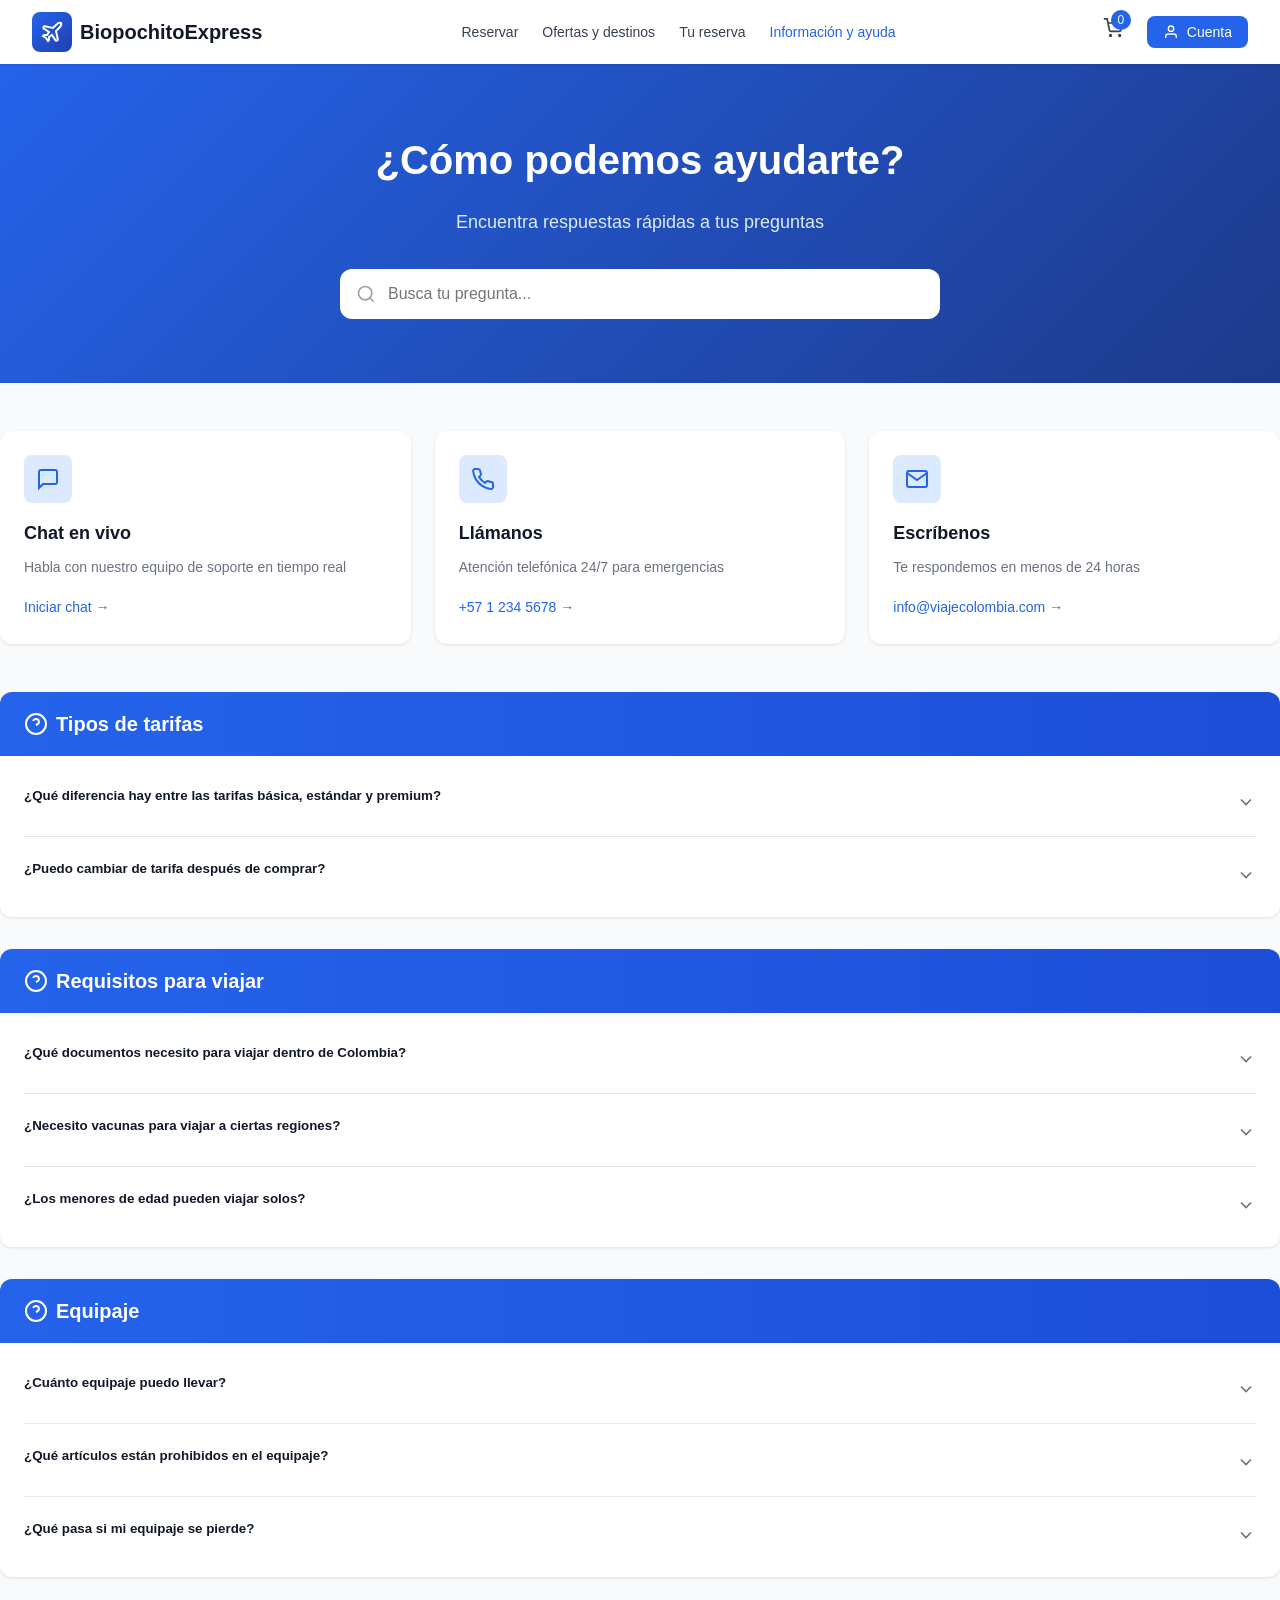
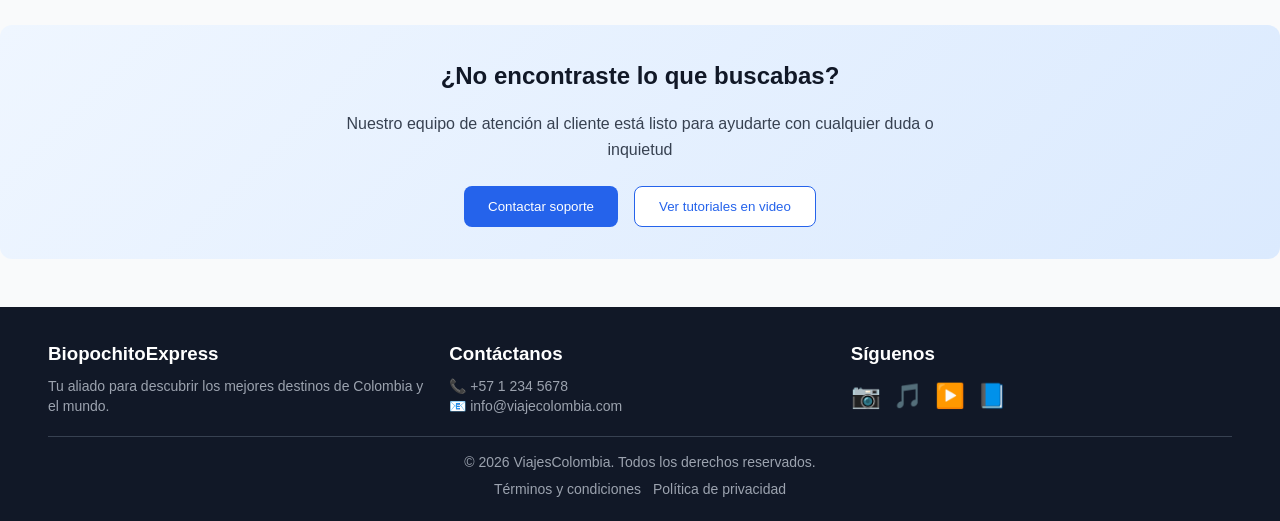
<file: src/views/client/help.html>
<!DOCTYPE html>
<html lang="es">
<head>
    <meta charset="UTF-8">
    <meta name="viewport" content="width=device-width, initial-scale=1.0">
    <title>Ayuda - BiopochitoExpress</title>
    <link rel="stylesheet" href="../../public/css/styles.css">
    <style>
        .help-hero {
            background: linear-gradient(135deg, #2563eb 0%, #1e3a8a 100%);
            color: white;
            padding: 4rem 1rem;
            text-align: center;
        }

        .help-hero h1 {
            font-size: 2rem;
            font-weight: 700;
            margin-bottom: 1rem;
        }

        .help-hero p {
            font-size: 1.125rem;
            color: #dbeafe;
            margin-bottom: 2rem;
        }

        .help-search {
            max-width: 600px;
            margin: 0 auto;
            position: relative;
        }

        .help-search svg {
            position: absolute;
            left: 1rem;
            top: 50%;
            transform: translateY(-50%);
            color: #9ca3af;
        }

        .help-search input {
            width: 100%;
            padding: 1rem 1rem 1rem 3rem;
            border-radius: 0.75rem;
            border: none;
            font-size: 1rem;
            color: #111827;
        }

        .help-search input:focus {
            outline: none;
            box-shadow: 0 0 0 3px rgba(37, 99, 235, 0.3);
        }

        .help-content {
            padding: 3rem 0;
        }

        .contact-cards {
            display: grid;
            grid-template-columns: 1fr;
            gap: 1.5rem;
            margin-bottom: 3rem;
        }

        .contact-card {
            background-color: white;
            border-radius: 0.75rem;
            box-shadow: 0 1px 3px rgba(0, 0, 0, 0.1);
            padding: 1.5rem;
            transition: box-shadow 0.2s;
        }

        .contact-card:hover {
            box-shadow: 0 10px 15px -3px rgba(0, 0, 0, 0.1);
        }

        .contact-icon {
            width: 48px;
            height: 48px;
            background-color: #dbeafe;
            border-radius: 0.5rem;
            display: flex;
            align-items: center;
            justify-content: center;
            color: #2563eb;
            margin-bottom: 1rem;
        }

        .contact-card h3 {
            font-size: 1.125rem;
            font-weight: 700;
            color: #111827;
            margin-bottom: 0.5rem;
        }

        .contact-card p {
            font-size: 0.875rem;
            color: #6b7280;
            margin-bottom: 1rem;
        }

        .contact-link {
            color: #2563eb;
            text-decoration: none;
            font-size: 0.875rem;
            font-weight: 500;
            transition: color 0.2s;
        }

        .contact-link:hover {
            color: #1d4ed8;
        }

        .faq-section {
            margin-bottom: 2rem;
        }

        .faq-card {
            background-color: white;
            border-radius: 0.75rem;
            box-shadow: 0 1px 3px rgba(0, 0, 0, 0.1);
            overflow: hidden;
        }

        .faq-header {
            background: linear-gradient(90deg, #2563eb 0%, #1d4ed8 100%);
            padding: 1rem 1.5rem;
            color: white;
        }

        .faq-header h2 {
            font-size: 1.25rem;
            font-weight: 700;
            display: flex;
            align-items: center;
            gap: 0.5rem;
        }

        .faq-content {
            padding: 1.5rem;
        }

        .faq-item {
            border-bottom: 1px solid #e5e7eb;
            padding-bottom: 1rem;
            margin-bottom: 1rem;
        }

        .faq-item:last-child {
            border-bottom: none;
            padding-bottom: 0;
            margin-bottom: 0;
        }

        .faq-question {
            width: 100%;
            display: flex;
            justify-content: space-between;
            align-items: flex-start;
            background: none;
            border: none;
            padding: 0.5rem 0;
            text-align: left;
            cursor: pointer;
            transition: color 0.2s;
        }

        .faq-question:hover {
            color: #2563eb;
        }

        .faq-question-text {
            font-weight: 600;
            color: #111827;
            padding-right: 1rem;
        }

        .faq-icon {
            flex-shrink: 0;
            color: #6b7280;
            margin-top: 0.25rem;
        }

        .faq-answer {
            display: none;
            padding: 0.5rem 0 0 0.5rem;
            font-size: 0.875rem;
            line-height: 1.6;
            color: #374151;
        }

        .faq-answer.active {
            display: block;
        }

        .cta-section {
            background: linear-gradient(135deg, #eff6ff 0%, #dbeafe 100%);
            border-radius: 0.75rem;
            padding: 2rem;
            text-align: center;
            margin-top: 3rem;
        }

        .cta-section h2 {
            font-size: 1.5rem;
            font-weight: 700;
            color: #111827;
            margin-bottom: 1rem;
        }

        .cta-section p {
            color: #374151;
            margin-bottom: 1.5rem;
            max-width: 600px;
            margin-left: auto;
            margin-right: auto;
        }

        .cta-buttons {
            display: flex;
            flex-direction: column;
            gap: 1rem;
            max-width: 400px;
            margin: 0 auto;
        }

        .btn-cta-primary {
            padding: 0.75rem 1.5rem;
            background-color: #2563eb;
            color: white;
            border: none;
            border-radius: 0.5rem;
            font-weight: 500;
            cursor: pointer;
            transition: background-color 0.2s;
        }

        .btn-cta-primary:hover {
            background-color: #1d4ed8;
        }

        .btn-cta-secondary {
            padding: 0.75rem 1.5rem;
            background-color: white;
            color: #2563eb;
            border: 1px solid #2563eb;
            border-radius: 0.5rem;
            font-weight: 500;
            cursor: pointer;
            transition: background-color 0.2s;
        }

        .btn-cta-secondary:hover {
            background-color: #eff6ff;
        }

        @media (min-width: 640px) {
            .help-hero h1 {
                font-size: 2.5rem;
            }

            .cta-buttons {
                flex-direction: row;
                justify-content: center;
            }
        }

        @media (min-width: 768px) {
            .contact-cards {
                grid-template-columns: repeat(3, 1fr);
            }
        }
    </style>
</head>
<body>
    <!-- Header -->
    <header class="header">
        <div class="container header-content">
            <a href="../../../index.html" class="logo">
                <div class="logo-icon">
                    <svg width="24" height="24" viewBox="0 0 24 24" fill="none" stroke="currentColor" stroke-width="2">
                        <path d="M17.8 19.2 16 11l3.5-3.5C21 6 21.5 4 21 3c-1-.5-3 0-4.5 1.5L13 8 4.8 6.2c-.5-.1-.9.1-1.1.5l-.3.5c-.2.5-.1 1 .3 1.3L9 12l-2 3H4l-1 1 3 2 2 3 1-1v-3l3-2 3.5 5.3c.3.4.8.5 1.3.3l.5-.2c.4-.3.6-.7.5-1.2z"/>
                    </svg>
                </div>
                <span class="logo-text">BiopochitoExpress</span>
            </a>

            <nav class="nav-desktop">
                <a href="../../../index.html" class="nav-link">Reservar</a>
                <a href="results.html" class="nav-link">Ofertas y destinos</a>
                <a href="my-reservation.html" class="nav-link">Tu reserva</a>
                <a href="help.html" class="nav-link active">Información y ayuda</a>
            </nav>

            <div class="header-actions">
                <a href="cart.html" class="cart-btn">
                    <svg width="20" height="20" viewBox="0 0 24 24" fill="none" stroke="currentColor" stroke-width="2">
                        <circle cx="9" cy="21" r="1"/><circle cx="20" cy="21" r="1"/>
                        <path d="M1 1h4l2.68 13.39a2 2 0 0 0 2 1.61h9.72a2 2 0 0 0 2-1.61L23 6H6"/>
                    </svg>
                    <span class="cart-badge">0</span>
                </a>
                <button class="btn-account">
                    <svg width="16" height="16" viewBox="0 0 24 24" fill="none" stroke="currentColor" stroke-width="2">
                        <path d="M20 21v-2a4 4 0 0 0-4-4H8a4 4 0 0 0-4 4v2"/><circle cx="12" cy="7" r="4"/>
                    </svg>
                    <span>Cuenta</span>
                </button>
                <button class="menu-toggle" onclick="toggleMobileMenu()">
                    <svg width="24" height="24" viewBox="0 0 24 24" fill="none" stroke="currentColor" stroke-width="2">
                        <line x1="3" y1="12" x2="21" y2="12"/><line x1="3" y1="6" x2="21" y2="6"/>
                        <line x1="3" y1="18" x2="21" y2="18"/>
                    </svg>
                </button>
            </div>
        </div>

        <nav class="nav-mobile" id="mobileMenu">
            <a href="../../../index.html" class="nav-mobile-link">Reservar</a>
            <a href="results.html" class="nav-mobile-link">Ofertas y destinos</a>
            <a href="my-reservation.html" class="nav-mobile-link">Tu reserva</a>
            <a href="help.html" class="nav-mobile-link active">Información y ayuda</a>
            <button class="btn-account mobile">
                <svg width="16" height="16" viewBox="0 0 24 24" fill="none" stroke="currentColor" stroke-width="2">
                    <path d="M20 21v-2a4 4 0 0 0-4-4H8a4 4 0 0 0-4 4v2"/><circle cx="12" cy="7" r="4"/>
                </svg>
                <span>Mi Cuenta</span>
            </button>
        </nav>
    </header>

    <!-- Hero Section -->
    <div class="help-hero">
        <h1>¿Cómo podemos ayudarte?</h1>
        <p>Encuentra respuestas rápidas a tus preguntas</p>
        <div class="help-search">
            <svg width="20" height="20" viewBox="0 0 24 24" fill="none" stroke="currentColor" stroke-width="2">
                <circle cx="11" cy="11" r="8"/><path d="m21 21-4.35-4.35"/>
            </svg>
            <input type="text" placeholder="Busca tu pregunta...">
        </div>
    </div>

    <!-- Help Content -->
    <div class="container help-content">
        <!-- Contact Cards -->
        <div class="contact-cards">
            <div class="contact-card">
                <div class="contact-icon">
                    <svg width="24" height="24" viewBox="0 0 24 24" fill="none" stroke="currentColor" stroke-width="2">
                        <path d="M21 15a2 2 0 0 1-2 2H7l-4 4V5a2 2 0 0 1 2-2h14a2 2 0 0 1 2 2z"/>
                    </svg>
                </div>
                <h3>Chat en vivo</h3>
                <p>Habla con nuestro equipo de soporte en tiempo real</p>
                <a href="#" class="contact-link">Iniciar chat →</a>
            </div>

            <div class="contact-card">
                <div class="contact-icon">
                    <svg width="24" height="24" viewBox="0 0 24 24" fill="none" stroke="currentColor" stroke-width="2">
                        <path d="M22 16.92v3a2 2 0 0 1-2.18 2 19.79 19.79 0 0 1-8.63-3.07 19.5 19.5 0 0 1-6-6 19.79 19.79 0 0 1-3.07-8.67A2 2 0 0 1 4.11 2h3a2 2 0 0 1 2 1.72 12.84 12.84 0 0 0 .7 2.81 2 2 0 0 1-.45 2.11L8.09 9.91a16 16 0 0 0 6 6l1.27-1.27a2 2 0 0 1 2.11-.45 12.84 12.84 0 0 0 2.81.7A2 2 0 0 1 22 16.92z"/>
                    </svg>
                </div>
                <h3>Llámanos</h3>
                <p>Atención telefónica 24/7 para emergencias</p>
                <a href="tel:+5712345678" class="contact-link">+57 1 234 5678 →</a>
            </div>

            <div class="contact-card">
                <div class="contact-icon">
                    <svg width="24" height="24" viewBox="0 0 24 24" fill="none" stroke="currentColor" stroke-width="2">
                        <path d="M4 4h16c1.1 0 2 .9 2 2v12c0 1.1-.9 2-2 2H4c-1.1 0-2-.9-2-2V6c0-1.1.9-2 2-2z"/>
                        <polyline points="22,6 12,13 2,6"/>
                    </svg>
                </div>
                <h3>Escríbenos</h3>
                <p>Te respondemos en menos de 24 horas</p>
                <a href="mailto:info@viajecolombia.com" class="contact-link">info@viajecolombia.com →</a>
            </div>
        </div>

        <!-- FAQ Sections -->
        <div class="faq-section">
            <div class="faq-card">
                <div class="faq-header">
                    <h2>
                        <svg width="24" height="24" viewBox="0 0 24 24" fill="none" stroke="currentColor" stroke-width="2">
                            <circle cx="12" cy="12" r="10"/><path d="M9.09 9a3 3 0 0 1 5.83 1c0 2-3 3-3 3"/>
                            <line x1="12" y1="17" x2="12.01" y2="17"/>
                        </svg>
                        Tipos de tarifas
                    </h2>
                </div>
                <div class="faq-content">
                    <div class="faq-item">
                        <button class="faq-question" onclick="toggleFaq(this)">
                            <span class="faq-question-text">¿Qué diferencia hay entre las tarifas básica, estándar y premium?</span>
                            <svg class="faq-icon" width="20" height="20" viewBox="0 0 24 24" fill="none" stroke="currentColor" stroke-width="2">
                                <polyline points="6 9 12 15 18 9"/>
                            </svg>
                        </button>
                        <div class="faq-answer">
                            La tarifa básica incluye solo el vuelo con equipaje de mano. La estándar añade equipaje de bodega y cambios con cargo. La premium incluye equipaje adicional, cambios gratuitos y reembolso completo.
                        </div>
                    </div>

                    <div class="faq-item">
                        <button class="faq-question" onclick="toggleFaq(this)">
                            <span class="faq-question-text">¿Puedo cambiar de tarifa después de comprar?</span>
                            <svg class="faq-icon" width="20" height="20" viewBox="0 0 24 24" fill="none" stroke="currentColor" stroke-width="2">
                                <polyline points="6 9 12 15 18 9"/>
                            </svg>
                        </button>
                        <div class="faq-answer">
                            Sí, puedes hacer un upgrade a una tarifa superior pagando la diferencia de precio. Los cambios están sujetos a disponibilidad.
                        </div>
                    </div>
                </div>
            </div>
        </div>

        <div class="faq-section">
            <div class="faq-card">
                <div class="faq-header">
                    <h2>
                        <svg width="24" height="24" viewBox="0 0 24 24" fill="none" stroke="currentColor" stroke-width="2">
                            <circle cx="12" cy="12" r="10"/><path d="M9.09 9a3 3 0 0 1 5.83 1c0 2-3 3-3 3"/>
                            <line x1="12" y1="17" x2="12.01" y2="17"/>
                        </svg>
                        Requisitos para viajar
                    </h2>
                </div>
                <div class="faq-content">
                    <div class="faq-item">
                        <button class="faq-question" onclick="toggleFaq(this)">
                            <span class="faq-question-text">¿Qué documentos necesito para viajar dentro de Colombia?</span>
                            <svg class="faq-icon" width="20" height="20" viewBox="0 0 24 24" fill="none" stroke="currentColor" stroke-width="2">
                                <polyline points="6 9 12 15 18 9"/>
                            </svg>
                        </button>
                        <div class="faq-answer">
                            Para vuelos nacionales necesitas tu cédula de ciudadanía vigente o tarjeta de identidad para menores de edad. Es importante que el documento esté en buen estado.
                        </div>
                    </div>

                    <div class="faq-item">
                        <button class="faq-question" onclick="toggleFaq(this)">
                            <span class="faq-question-text">¿Necesito vacunas para viajar a ciertas regiones?</span>
                            <svg class="faq-icon" width="20" height="20" viewBox="0 0 24 24" fill="none" stroke="currentColor" stroke-width="2">
                                <polyline points="6 9 12 15 18 9"/>
                            </svg>
                        </button>
                        <div class="faq-answer">
                            Algunos destinos como el Amazonas o zonas selváticas requieren la vacuna contra la fiebre amarilla. Te recomendamos consultar con tu médico antes de viajar.
                        </div>
                    </div>

                    <div class="faq-item">
                        <button class="faq-question" onclick="toggleFaq(this)">
                            <span class="faq-question-text">¿Los menores de edad pueden viajar solos?</span>
                            <svg class="faq-icon" width="20" height="20" viewBox="0 0 24 24" fill="none" stroke="currentColor" stroke-width="2">
                                <polyline points="6 9 12 15 18 9"/>
                            </svg>
                        </button>
                        <div class="faq-answer">
                            Sí, menores entre 5 y 17 años pueden viajar solos con el servicio de menores acompañados. Se requiere autorización notarial de los padres o tutores legales.
                        </div>
                    </div>
                </div>
            </div>
        </div>

        <div class="faq-section">
            <div class="faq-card">
                <div class="faq-header">
                    <h2>
                        <svg width="24" height="24" viewBox="0 0 24 24" fill="none" stroke="currentColor" stroke-width="2">
                            <circle cx="12" cy="12" r="10"/><path d="M9.09 9a3 3 0 0 1 5.83 1c0 2-3 3-3 3"/>
                            <line x1="12" y1="17" x2="12.01" y2="17"/>
                        </svg>
                        Equipaje
                    </h2>
                </div>
                <div class="faq-content">
                    <div class="faq-item">
                        <button class="faq-question" onclick="toggleFaq(this)">
                            <span class="faq-question-text">¿Cuánto equipaje puedo llevar?</span>
                            <svg class="faq-icon" width="20" height="20" viewBox="0 0 24 24" fill="none" stroke="currentColor" stroke-width="2">
                                <polyline points="6 9 12 15 18 9"/>
                            </svg>
                        </button>
                        <div class="faq-answer">
                            El equipaje de mano permitido es de hasta 10kg en tarifa básica. Las tarifas estándar y premium incluyen equipaje de bodega de 23kg. Puedes comprar equipaje adicional.
                        </div>
                    </div>

                    <div class="faq-item">
                        <button class="faq-question" onclick="toggleFaq(this)">
                            <span class="faq-question-text">¿Qué artículos están prohibidos en el equipaje?</span>
                            <svg class="faq-icon" width="20" height="20" viewBox="0 0 24 24" fill="none" stroke="currentColor" stroke-width="2">
                                <polyline points="6 9 12 15 18 9"/>
                            </svg>
                        </button>
                        <div class="faq-answer">
                            No se permiten líquidos mayores a 100ml en cabina, objetos punzocortantes, armas, explosivos o sustancias inflamables. Consulta la lista completa en nuestra web.
                        </div>
                    </div>

                    <div class="faq-item">
                        <button class="faq-question" onclick="toggleFaq(this)">
                            <span class="faq-question-text">¿Qué pasa si mi equipaje se pierde?</span>
                            <svg class="faq-icon" width="20" height="20" viewBox="0 0 24 24" fill="none" stroke="currentColor" stroke-width="2">
                                <polyline points="6 9 12 15 18 9"/>
                            </svg>
                        </button>
                        <div class="faq-answer">
                            Debes reportarlo inmediatamente en el aeropuerto. Hacemos seguimiento y te lo entregamos a domicilio. Si no aparece en 21 días, procede la compensación económica.
                        </div>
                    </div>
                </div>
            </div>
        </div>

        <!-- CTA Section -->
        <div class="cta-section">
            <h2>¿No encontraste lo que buscabas?</h2>
            <p>Nuestro equipo de atención al cliente está listo para ayudarte con cualquier duda o inquietud</p>
            <div class="cta-buttons">
                <button class="btn-cta-primary">Contactar soporte</button>
                <button class="btn-cta-secondary">Ver tutoriales en video</button>
            </div>
        </div>
    </div>

    <!-- Footer -->
    <footer class="footer">
        <div class="container">
            <div class="footer-grid">
                <div>
                    <h3>BiopochitoExpress</h3>
                    <p>Tu aliado para descubrir los mejores destinos de Colombia y el mundo.</p>
                </div>
                <div>
                    <h3>Contáctanos</h3>
                    <p>📞 +57 1 234 5678<br>📧 info@viajecolombia.com</p>
                </div>
                <div>
                    <h3>Síguenos</h3>
                    <div class="social-icons">
                        <a href="#" class="social-icon">📷</a>
                        <a href="#" class="social-icon">🎵</a>
                        <a href="#" class="social-icon">▶️</a>
                        <a href="#" class="social-icon">📘</a>
                    </div>
                </div>
            </div>
            <div class="footer-bottom">
                <p>&copy; 2026 ViajesColombia. Todos los derechos reservados.</p>
                <div class="footer-links">
                    <a href="#">Términos y condiciones</a>
                    <a href="#">Política de privacidad</a>
                </div>
            </div>
        </div>
    </footer>

    <script src="../../public/js/script.js"></script>
    <script src="../../public/js/auth.js"></script>
    <script>
        function toggleFaq(button) {
            const answer = button.nextElementSibling;
            const icon = button.querySelector('.faq-icon');
            const isActive = answer.classList.contains('active');
            
            // Close all other answers
            document.querySelectorAll('.faq-answer').forEach(a => a.classList.remove('active'));
            
            // Toggle current answer
            if (!isActive) {
                answer.classList.add('active');
                icon.style.transform = 'rotate(180deg)';
            } else {
                answer.classList.remove('active');
                icon.style.transform = 'rotate(0deg)';
            }
        }
    </script>
</body>
</html>
</file>
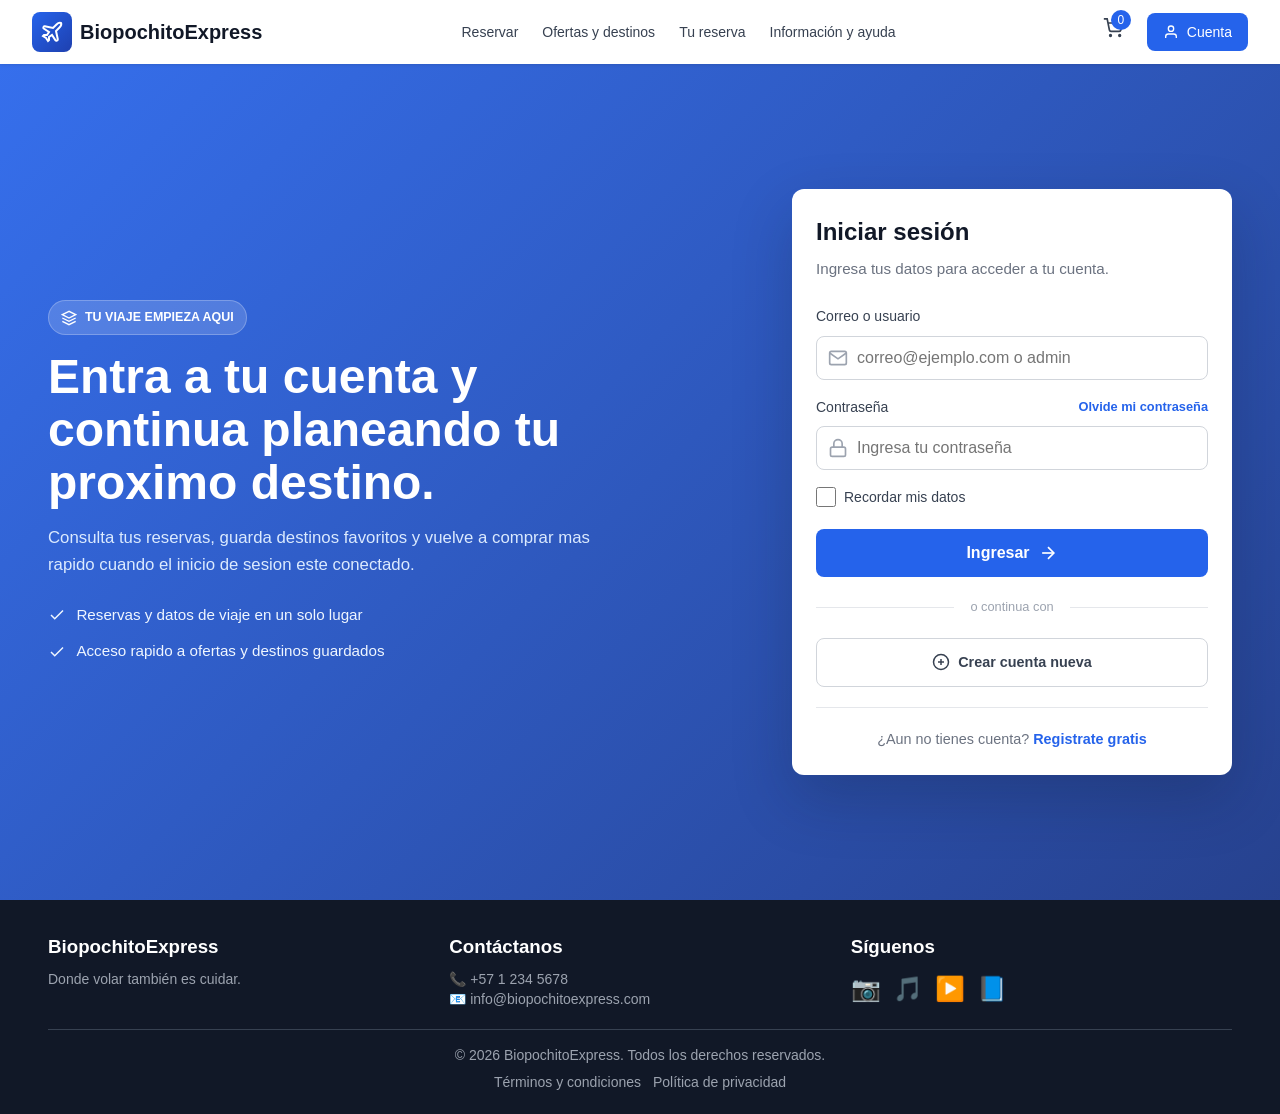
<file: src/views/client/inicio.html>
<!DOCTYPE html>
<html lang="es">
<head>
    <meta charset="UTF-8">
    <meta name="viewport" content="width=device-width, initial-scale=1.0">
    <title>Iniciar sesi&oacute;n - BiopochitoExpress</title>
    <link rel="stylesheet" href="../../public/css/styles.css">
    <style>
        .login-page {
            min-height: calc(100vh - 64px);
            background:
                linear-gradient(135deg, rgba(37, 99, 235, 0.92), rgba(30, 58, 138, 0.96)),
                url("https://images.unsplash.com/photo-1436491865332-7a61a109cc05?auto=format&fit=crop&w=1600&q=80");
            background-size: cover;
            background-position: center;
            padding: 3rem 1rem;
            display: flex;
            align-items: center;
        }

        .login-layout {
            width: 100%;
            display: grid;
            grid-template-columns: 1fr;
            gap: 2rem;
            align-items: center;
        }

        .login-intro {
            color: white;
            max-width: 560px;
        }

        .login-kicker {
            display: inline-flex;
            align-items: center;
            gap: 0.5rem;
            padding: 0.4rem 0.75rem;
            background-color: rgba(255, 255, 255, 0.16);
            border: 1px solid rgba(255, 255, 255, 0.24);
            border-radius: 9999px;
            font-size: 0.78rem;
            font-weight: 700;
            text-transform: uppercase;
            margin-bottom: 1rem;
        }

        .login-intro h1 {
            font-size: 2.25rem;
            line-height: 1.1;
            font-weight: 700;
            margin-bottom: 1rem;
        }

        .login-intro p {
            color: #dbeafe;
            font-size: 1.05rem;
            max-width: 34rem;
        }

        .login-benefits {
            display: grid;
            gap: 0.75rem;
            margin-top: 1.5rem;
        }

        .login-benefit {
            display: flex;
            align-items: center;
            gap: 0.65rem;
            color: #eff6ff;
            font-size: 0.95rem;
        }

        .login-benefit svg {
            flex-shrink: 0;
        }

        .login-card {
            width: 100%;
            max-width: 440px;
            background-color: white;
            border-radius: 0.75rem;
            box-shadow: 0 24px 60px rgba(15, 23, 42, 0.22);
            padding: 1.5rem;
            justify-self: center;
        }

        .login-card-header {
            margin-bottom: 1.5rem;
        }

        .login-card-header h2 {
            font-size: 1.5rem;
            font-weight: 700;
            color: #111827;
            margin-bottom: 0.35rem;
        }

        .login-card-header p {
            color: #6b7280;
            font-size: 0.95rem;
        }

        .login-form {
            display: grid;
            gap: 1rem;
        }

        .login-form .form-field label {
            display: flex;
            justify-content: space-between;
            align-items: center;
            gap: 1rem;
        }

        .login-helper-link {
            color: #2563eb;
            text-decoration: none;
            font-size: 0.8rem;
            font-weight: 600;
        }

        .login-helper-link:hover {
            color: #1d4ed8;
        }

        .login-submit {
            width: 100%;
            display: flex;
            align-items: center;
            justify-content: center;
            gap: 0.5rem;
            padding: 0.9rem 1rem;
            background-color: #2563eb;
            color: white;
            border: none;
            border-radius: 0.5rem;
            font-size: 1rem;
            font-weight: 600;
            cursor: pointer;
            transition: background-color 0.2s, box-shadow 0.2s;
            margin-top: 0.25rem;
        }

        .login-submit:hover {
            background-color: #1d4ed8;
            box-shadow: 0 10px 15px -3px rgba(37, 99, 235, 0.26);
        }

        .login-divider {
            display: flex;
            align-items: center;
            gap: 1rem;
            color: #9ca3af;
            font-size: 0.8rem;
            margin: 1.25rem 0;
        }

        .login-divider::before,
        .login-divider::after {
            content: "";
            height: 1px;
            flex: 1;
            background-color: #e5e7eb;
        }

        .login-secondary {
            display: grid;
            gap: 0.75rem;
        }

        .login-outline-btn {
            display: flex;
            align-items: center;
            justify-content: center;
            gap: 0.5rem;
            padding: 0.75rem 1rem;
            border: 1px solid #d1d5db;
            border-radius: 0.5rem;
            background-color: white;
            color: #374151;
            text-decoration: none;
            font-weight: 600;
            font-size: 0.9rem;
            transition: background-color 0.2s, border-color 0.2s;
        }

        .login-outline-btn:hover {
            background-color: #f9fafb;
            border-color: #93c5fd;
        }

        .login-register {
            margin-top: 1.25rem;
            padding-top: 1.25rem;
            border-top: 1px solid #e5e7eb;
            text-align: center;
            color: #6b7280;
            font-size: 0.9rem;
        }

        .login-register a {
            color: #2563eb;
            text-decoration: none;
            font-weight: 700;
        }

        .login-register a:hover {
            color: #1d4ed8;
        }

        @media (min-width: 768px) {
            .login-page {
                padding: 4rem 1rem;
            }

            .login-layout {
                grid-template-columns: minmax(0, 1fr) 440px;
            }

            .login-card {
                justify-self: end;
            }
        }

        @media (min-width: 1024px) {
            .login-intro h1 {
                font-size: 3rem;
            }
        }
    </style>
</head>
<body>
    <header class="header">
        <div class="container header-content">
            <a href="../../../index.html" class="logo">
                <div class="logo-icon">
                    <svg width="24" height="24" viewBox="0 0 24 24" fill="none" stroke="currentColor" stroke-width="2" aria-hidden="true">
                        <path d="M17.8 19.2 16 11l3.5-3.5C21 6 21.5 4 21 3c-1-.5-3 0-4.5 1.5L13 8 4.8 6.2c-.5-.1-.9.1-1.1.5l-.3.5c-.2.5-.1 1 .3 1.3L9 12l-2 3H4l-1 1 3 2 2 3 1-1v-3l3-2 3.5 5.3c.3.4.8.5 1.3.3l.5-.2c.4-.3.6-.7.5-1.2z"/>
                    </svg>
                </div>
                <span class="logo-text">BiopochitoExpress</span>
            </a>

            <nav class="nav-desktop" aria-label="Menu principal">
                <a href="../../../index.html" class="nav-link">Reservar</a>
                <a href="results.html" class="nav-link">Ofertas y destinos</a>
                <a href="my-reservation.html" class="nav-link">Tu reserva</a>
                <a href="help.html" class="nav-link">Informaci&oacute;n y ayuda</a>
            </nav>

            <div class="header-actions">
                <a href="cart.html" class="cart-btn" aria-label="Carrito de compras">
                    <svg width="20" height="20" viewBox="0 0 24 24" fill="none" stroke="currentColor" stroke-width="2" aria-hidden="true">
                        <circle cx="9" cy="21" r="1"/><circle cx="20" cy="21" r="1"/>
                        <path d="M1 1h4l2.68 13.39a2 2 0 0 0 2 1.61h9.72a2 2 0 0 0 2-1.61L23 6H6"/>
                    </svg>
                    <span class="cart-badge" aria-label="0 productos">0</span>
                </a>
                <a href="inicio.html" class="btn-account" aria-current="page">
                    <svg width="16" height="16" viewBox="0 0 24 24" fill="none" stroke="currentColor" stroke-width="2" aria-hidden="true">
                        <path d="M20 21v-2a4 4 0 0 0-4-4H8a4 4 0 0 0-4 4v2"/><circle cx="12" cy="7" r="4"/>
                    </svg>
                    <span>Cuenta</span>
                </a>
                <button class="menu-toggle" onclick="toggleMobileMenu()" aria-label="Abrir menu" aria-expanded="false">
                    <svg width="24" height="24" viewBox="0 0 24 24" fill="none" stroke="currentColor" stroke-width="2" aria-hidden="true">
                        <line x1="3" y1="12" x2="21" y2="12"/><line x1="3" y1="6" x2="21" y2="6"/>
                        <line x1="3" y1="18" x2="21" y2="18"/>
                    </svg>
                </button>
            </div>
        </div>

        <nav class="nav-mobile" id="mobileMenu" aria-label="Menu movil">
            <a href="../../../index.html" class="nav-mobile-link">Reservar</a>
            <a href="results.html" class="nav-mobile-link">Ofertas y destinos</a>
            <a href="my-reservation.html" class="nav-mobile-link">Tu reserva</a>
            <a href="help.html" class="nav-mobile-link">Informaci&oacute;n y ayuda</a>
            <a href="inicio.html" class="btn-account mobile" aria-current="page">
                <svg width="16" height="16" viewBox="0 0 24 24" fill="none" stroke="currentColor" stroke-width="2" aria-hidden="true">
                    <path d="M20 21v-2a4 4 0 0 0-4-4H8a4 4 0 0 0-4 4v2"/><circle cx="12" cy="7" r="4"/>
                </svg>
                <span>Mi Cuenta</span>
            </a>
        </nav>
    </header>

    <main class="login-page">
        <div class="container login-layout">
            <section class="login-intro" aria-labelledby="loginTitle">
                <div class="login-kicker">
                    <svg width="16" height="16" viewBox="0 0 24 24" fill="none" stroke="currentColor" stroke-width="2" aria-hidden="true">
                        <path d="M12 2 2 7l10 5 10-5-10-5Z"/><path d="m2 17 10 5 10-5"/><path d="m2 12 10 5 10-5"/>
                    </svg>
                    Tu viaje empieza aqui
                </div>
                <h1 id="loginTitle">Entra a tu cuenta y continua planeando tu proximo destino.</h1>
                <p>Consulta tus reservas, guarda destinos favoritos y vuelve a comprar mas rapido cuando el inicio de sesion este conectado.</p>

                <div class="login-benefits" aria-label="Beneficios de la cuenta">
                    <div class="login-benefit">
                        <svg width="18" height="18" viewBox="0 0 24 24" fill="none" stroke="currentColor" stroke-width="2" aria-hidden="true">
                            <path d="M20 6 9 17l-5-5"/>
                        </svg>
                        Reservas y datos de viaje en un solo lugar
                    </div>
                    <div class="login-benefit">
                        <svg width="18" height="18" viewBox="0 0 24 24" fill="none" stroke="currentColor" stroke-width="2" aria-hidden="true">
                            <path d="M20 6 9 17l-5-5"/>
                        </svg>
                        Acceso rapido a ofertas y destinos guardados
                    </div>
                </div>
            </section>

            <section class="login-card" aria-labelledby="formTitle">
                <div class="login-card-header">
                    <h2 id="formTitle">Iniciar sesi&oacute;n</h2>
                    <p>Ingresa tus datos para acceder a tu cuenta.</p>
                </div>

                <form class="login-form" id="loginForm" action="#" method="post" novalidate>
                    <div class="form-field">
                        <label for="email">Correo o usuario</label>
                        <div class="input-with-icon">
                            <svg width="20" height="20" viewBox="0 0 24 24" fill="none" stroke="currentColor" stroke-width="2" aria-hidden="true">
                                <path d="M4 4h16c1.1 0 2 .9 2 2v12c0 1.1-.9 2-2 2H4c-1.1 0-2-.9-2-2V6c0-1.1.9-2 2-2z"/>
                                <polyline points="22,6 12,13 2,6"/>
                            </svg>
                            <input id="email" name="email" type="text" autocomplete="username" placeholder="correo@ejemplo.com o admin">
                        </div>
                    </div>

                    <div class="form-field">
                        <label for="password">
                            <span>Contrase&ntilde;a</span>
                            <a class="login-helper-link" href="#">Olvide mi contrase&ntilde;a</a>
                        </label>
                        <div class="input-with-icon">
                            <svg width="20" height="20" viewBox="0 0 24 24" fill="none" stroke="currentColor" stroke-width="2" aria-hidden="true">
                                <rect x="3" y="11" width="18" height="11" rx="2" ry="2"/>
                                <path d="M7 11V7a5 5 0 0 1 10 0v4"/>
                            </svg>
                            <input id="password" name="password" type="password" autocomplete="current-password" placeholder="Ingresa tu contrase&ntilde;a">
                        </div>
                    </div>

                    <label class="checkbox-label">
                        <input type="checkbox" name="remember">
                        <span>Recordar mis datos</span>
                    </label>

                    <div class="auth-message" data-auth-message hidden></div>

                    <button class="login-submit" type="submit">
                        Ingresar
                        <svg width="20" height="20" viewBox="0 0 24 24" fill="none" stroke="currentColor" stroke-width="2" aria-hidden="true">
                            <line x1="5" y1="12" x2="19" y2="12"/><polyline points="12 5 19 12 12 19"/>
                        </svg>
                    </button>
                </form>

                <div class="login-divider">o continua con</div>

                <div class="login-secondary">
                    <a class="login-outline-btn" href="registro.html">
                        <svg width="18" height="18" viewBox="0 0 24 24" fill="none" stroke="currentColor" stroke-width="2" aria-hidden="true">
                            <circle cx="12" cy="12" r="10"/><path d="M8 12h8"/><path d="M12 8v8"/>
                        </svg>
                        Crear cuenta nueva
                    </a>
                </div>

                <p class="login-register">
                    &iquest;Aun no tienes cuenta? <a href="registro.html">Registrate gratis</a>
                </p>
            </section>
        </div>
    </main>

    <footer class="footer">
        <div class="container">
            <div class="footer-grid">
                <div>
                    <h3>BiopochitoExpress</h3>
                    <p>Donde volar también es cuidar.</p>
                </div>
                <div>
                    <h3>Contáctanos</h3>
                    <p>📞 +57 1 234 5678<br>📧 info@biopochitoexpress.com</p>
                </div>
                <div>
                    <h3>Síguenos</h3>
                    <div class="social-icons">
                        <a href="#" class="social-icon" aria-label="Instagram">📷</a>
                        <a href="#" class="social-icon" aria-label="TikTok">🎵</a>
                        <a href="#" class="social-icon" aria-label="YouTube">▶️</a>
                        <a href="#" class="social-icon" aria-label="Facebook">📘</a>
                    </div>
                </div>
            </div>
            <div class="footer-bottom">
                <p>&copy; 2026 BiopochitoExpress. Todos los derechos reservados.</p>
                <div class="footer-links">
                    <a href="#">Términos y condiciones</a>
                    <a href="#">Política de privacidad</a>
                </div>
            </div>
        </div>
    </footer>

    <script src="../../public/js/script.js"></script>
    <script src="../../public/js/auth.js"></script>
</body>
</html>
</file>
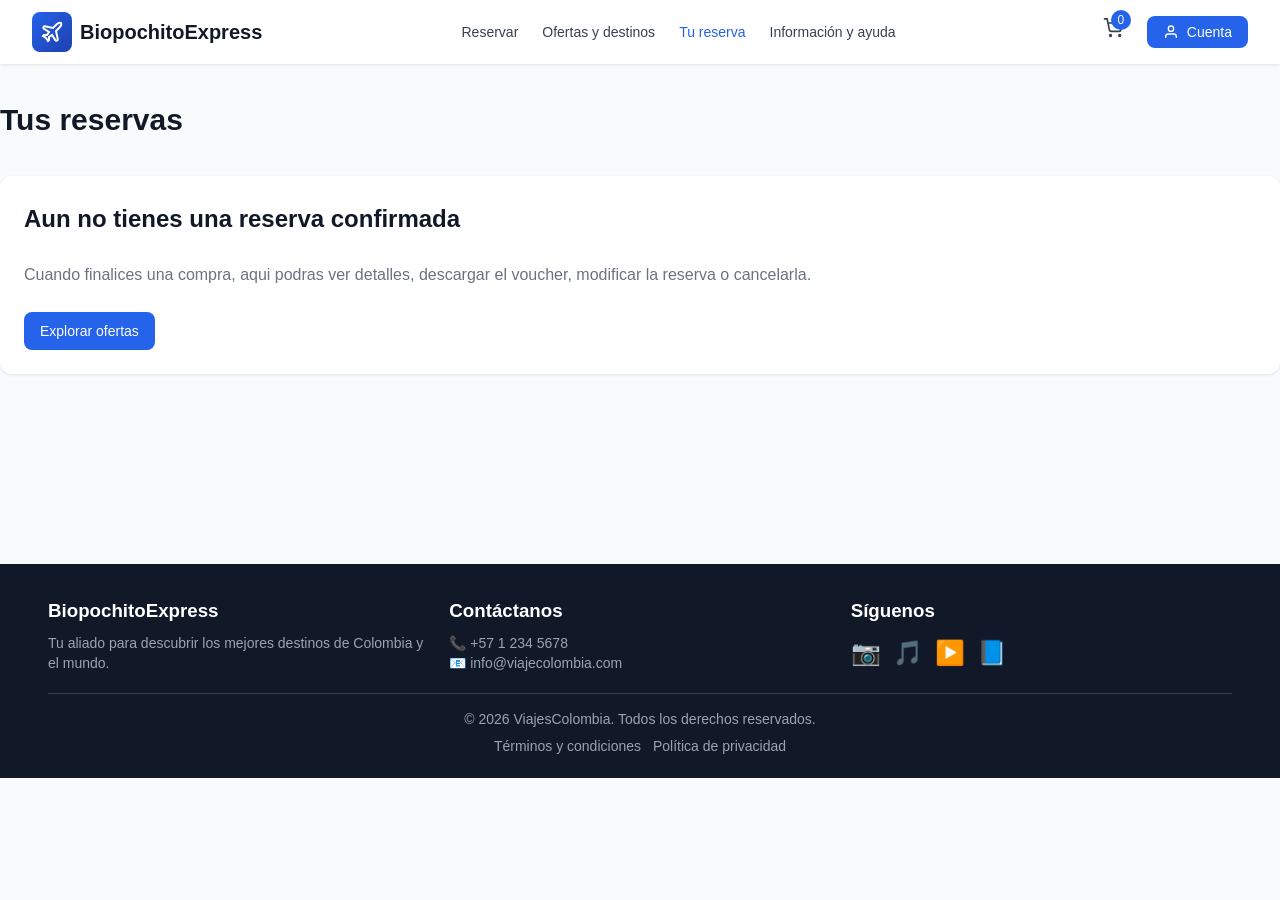
<file: src/views/client/my-reservation.html>
<!DOCTYPE html>
<html lang="es">
<head>
    <meta charset="UTF-8">
    <meta name="viewport" content="width=device-width, initial-scale=1.0">
    <title>Tu Reserva - BiopochitoExpress</title>
    <link rel="stylesheet" href="../../public/css/styles.css">
    <style>
        .reservation-container {
            padding: 2rem 0;
            min-height: calc(100vh - 400px);
        }

        .reservation-title {
            font-size: 1.875rem;
            font-weight: 700;
            color: #111827;
            margin-bottom: 2rem;
        }

        .reservation-card {
            background-color: white;
            border-radius: 0.75rem;
            box-shadow: 0 1px 3px rgba(0, 0, 0, 0.1);
            overflow: hidden;
            margin-bottom: 1.5rem;
        }

        .reservation-content {
            display: flex;
            flex-direction: column;
        }

        .reservation-image {
            width: 100%;
            height: 256px;
            object-fit: cover;
        }

        .reservation-info {
            padding: 1.5rem;
            flex: 1;
        }

        .reservation-header {
            display: flex;
            justify-content: space-between;
            align-items: flex-start;
            margin-bottom: 1rem;
        }

        .status-badge {
            display: inline-block;
            padding: 0.25rem 0.75rem;
            background-color: #d1fae5;
            color: #065f46;
            font-size: 0.875rem;
            font-weight: 500;
            border-radius: 9999px;
            margin-bottom: 0.5rem;
        }

        .reservation-title-text {
            font-size: 1.5rem;
            font-weight: 700;
            color: #111827;
            margin-bottom: 0.5rem;
        }

        .reservation-code {
            font-size: 0.875rem;
            color: #6b7280;
        }

        .code-value {
            font-family: 'Courier New', monospace;
            font-weight: 500;
            color: #374151;
        }

        .reservation-details {
            display: grid;
            grid-template-columns: 1fr;
            gap: 1rem;
            margin-bottom: 1.5rem;
        }

        .detail-item {
            display: flex;
            align-items: flex-start;
            gap: 0.75rem;
        }

        .detail-icon {
            width: 20px;
            height: 20px;
            color: #2563eb;
            flex-shrink: 0;
            margin-top: 0.125rem;
        }

        .detail-content p {
            margin: 0;
        }

        .detail-label {
            font-size: 0.75rem;
            color: #6b7280;
        }

        .detail-value {
            font-size: 0.875rem;
            font-weight: 500;
            color: #111827;
        }

        .reservation-actions {
            border-top: 1px solid #e5e7eb;
            padding-top: 1rem;
            margin-top: 1rem;
        }

        .actions-buttons {
            display: flex;
            flex-wrap: wrap;
            gap: 0.75rem;
        }

        .btn-action {
            display: inline-flex;
            align-items: center;
            gap: 0.5rem;
            padding: 0.5rem 1rem;
            border-radius: 0.5rem;
            font-size: 0.875rem;
            font-weight: 500;
            cursor: pointer;
            transition: all 0.2s;
            text-decoration: none;
        }

        .btn-action-primary {
            background-color: #2563eb;
            color: white;
            border: none;
        }

        .btn-action-primary:hover {
            background-color: #1d4ed8;
        }

        .btn-action-secondary {
            background-color: white;
            color: #374151;
            border: 1px solid #d1d5db;
        }

        .btn-action-secondary:hover {
            background-color: #f9fafb;
        }

        .btn-action-danger {
            background-color: white;
            color: #dc2626;
            border: 1px solid #fecaca;
        }

        .btn-action-danger:hover {
            background-color: #fef2f2;
        }

        .reservation-price {
            background-color: #f9fafb;
            padding: 1.5rem;
            border-left: none;
        }

        .price-summary-title {
            font-weight: 600;
            color: #111827;
            margin-bottom: 1rem;
        }

        .price-items {
            display: flex;
            flex-direction: column;
            gap: 0.5rem;
            margin-bottom: 1rem;
        }

        .price-item {
            display: flex;
            justify-content: space-between;
            font-size: 0.875rem;
        }

        .price-label {
            color: #6b7280;
        }

        .price-value {
            font-weight: 500;
            color: #111827;
        }

        .price-total {
            color: #10b981;
            font-weight: 700;
        }

        .payment-info {
            padding-top: 1rem;
            border-top: 1px solid #e5e7eb;
        }

        .payment-method {
            display: flex;
            align-items: center;
            gap: 0.5rem;
            font-size: 0.875rem;
            color: #6b7280;
        }

        .policy-section {
            background-color: white;
            border-radius: 0.75rem;
            box-shadow: 0 1px 3px rgba(0, 0, 0, 0.1);
            padding: 1.5rem;
            margin-top: 2rem;
        }

        .policy-title {
            font-size: 1.5rem;
            font-weight: 700;
            color: #111827;
            margin-bottom: 1.5rem;
        }

        .policy-grid {
            display: grid;
            grid-template-columns: 1fr;
            gap: 1.5rem;
        }

        .policy-item h3 {
            display: flex;
            align-items: center;
            gap: 0.5rem;
            font-weight: 600;
            color: #111827;
            margin-bottom: 0.75rem;
        }

        .policy-item ul {
            list-style: none;
            padding: 0;
        }

        .policy-item li {
            font-size: 0.875rem;
            color: #374151;
            margin-bottom: 0.5rem;
        }

        .flight-status-box {
            background-color: #eff6ff;
            border-radius: 0.5rem;
            padding: 1rem;
            margin-top: 1.5rem;
        }

        .flight-status-box h4 {
            font-weight: 600;
            color: #1e3a8a;
            margin-bottom: 0.5rem;
        }

        .flight-status-box p {
            font-size: 0.875rem;
            color: #1e40af;
            margin-bottom: 0.75rem;
        }

        .btn-flight-status {
            padding: 0.5rem 1rem;
            background-color: #2563eb;
            color: white;
            border: none;
            border-radius: 0.5rem;
            font-weight: 500;
            font-size: 0.875rem;
            cursor: pointer;
            transition: background-color 0.2s;
        }

        .btn-flight-status:hover {
            background-color: #1d4ed8;
        }

        @media (min-width: 640px) {
            .reservation-details {
                grid-template-columns: repeat(2, 1fr);
            }
        }

        @media (min-width: 768px) {
            .policy-grid {
                grid-template-columns: repeat(2, 1fr);
            }
        }

        @media (min-width: 1024px) {
            .reservation-content {
                flex-direction: row;
            }

            .reservation-image {
                width: 320px;
                height: auto;
            }

            .reservation-details {
                grid-template-columns: repeat(3, 1fr);
            }

            .reservation-price {
                width: 256px;
                border-left: 1px solid #e5e7eb;
                border-top: none;
            }
        }
    </style>
</head>
<body>
    <!-- Header -->
    <header class="header">
        <div class="container header-content">
            <a href="../../../index.html" class="logo">
                <div class="logo-icon">
                    <svg width="24" height="24" viewBox="0 0 24 24" fill="none" stroke="currentColor" stroke-width="2">
                        <path d="M17.8 19.2 16 11l3.5-3.5C21 6 21.5 4 21 3c-1-.5-3 0-4.5 1.5L13 8 4.8 6.2c-.5-.1-.9.1-1.1.5l-.3.5c-.2.5-.1 1 .3 1.3L9 12l-2 3H4l-1 1 3 2 2 3 1-1v-3l3-2 3.5 5.3c.3.4.8.5 1.3.3l.5-.2c.4-.3.6-.7.5-1.2z"/>
                    </svg>
                </div>
                <span class="logo-text">BiopochitoExpress</span>
            </a>

            <nav class="nav-desktop">
                <a href="../../../index.html" class="nav-link">Reservar</a>
                <a href="results.html" class="nav-link">Ofertas y destinos</a>
                <a href="my-reservation.html" class="nav-link active">Tu reserva</a>
                <a href="help.html" class="nav-link">Información y ayuda</a>
            </nav>

            <div class="header-actions">
                <a href="cart.html" class="cart-btn">
                    <svg width="20" height="20" viewBox="0 0 24 24" fill="none" stroke="currentColor" stroke-width="2">
                        <circle cx="9" cy="21" r="1"/><circle cx="20" cy="21" r="1"/>
                        <path d="M1 1h4l2.68 13.39a2 2 0 0 0 2 1.61h9.72a2 2 0 0 0 2-1.61L23 6H6"/>
                    </svg>
                    <span class="cart-badge">0</span>
                </a>
                <button class="btn-account">
                    <svg width="16" height="16" viewBox="0 0 24 24" fill="none" stroke="currentColor" stroke-width="2">
                        <path d="M20 21v-2a4 4 0 0 0-4-4H8a4 4 0 0 0-4 4v2"/><circle cx="12" cy="7" r="4"/>
                    </svg>
                    <span>Cuenta</span>
                </button>
                <button class="menu-toggle" onclick="toggleMobileMenu()">
                    <svg width="24" height="24" viewBox="0 0 24 24" fill="none" stroke="currentColor" stroke-width="2">
                        <line x1="3" y1="12" x2="21" y2="12"/><line x1="3" y1="6" x2="21" y2="6"/>
                        <line x1="3" y1="18" x2="21" y2="18"/>
                    </svg>
                </button>
            </div>
        </div>

        <nav class="nav-mobile" id="mobileMenu">
            <a href="../../../index.html" class="nav-mobile-link">Reservar</a>
            <a href="results.html" class="nav-mobile-link">Ofertas y destinos</a>
            <a href="my-reservation.html" class="nav-mobile-link active">Tu reserva</a>
            <a href="help.html" class="nav-mobile-link">Información y ayuda</a>
            <button class="btn-account mobile">
                <svg width="16" height="16" viewBox="0 0 24 24" fill="none" stroke="currentColor" stroke-width="2">
                    <path d="M20 21v-2a4 4 0 0 0-4-4H8a4 4 0 0 0-4 4v2"/><circle cx="12" cy="7" r="4"/>
                </svg>
                <span>Mi Cuenta</span>
            </button>
        </nav>
    </header>

    <!-- Reservation Content -->
    <div class="container reservation-container">
        <h1 class="reservation-title">Tus reservas</h1>

        <!-- Reservation Card -->
        <div class="reservation-card">
            <div class="reservation-content">
                <!-- Image -->
                <img src="https://images.unsplash.com/photo-1690571100303-cb86f92b9b01?w=600" alt="Cartagena" class="reservation-image">

                <!-- Info -->
                <div class="reservation-info">
                    <div class="reservation-header">
                        <div>
                            <span class="status-badge">Confirmada</span>
                            <h2 class="reservation-title-text">Cartagena Mágica - Hotel Caribe</h2>
                            <p class="reservation-code">
                                Código de reserva: <span class="code-value">RES-2026-001234</span>
                            </p>
                        </div>
                    </div>

                    <div class="reservation-details">
                        <div class="detail-item">
                            <svg class="detail-icon" viewBox="0 0 24 24" fill="none" stroke="currentColor" stroke-width="2">
                                <path d="M21 10c0 7-9 13-9 13s-9-6-9-13a9 9 0 0 1 18 0z"/><circle cx="12" cy="10" r="3"/>
                            </svg>
                            <div class="detail-content">
                                <p class="detail-label">Destino</p>
                                <p class="detail-value">Cartagena</p>
                            </div>
                        </div>

                        <div class="detail-item">
                            <svg class="detail-icon" viewBox="0 0 24 24" fill="none" stroke="currentColor" stroke-width="2">
                                <rect x="3" y="4" width="18" height="18" rx="2" ry="2"/><line x1="16" y1="2" x2="16" y2="6"/>
                                <line x1="8" y1="2" x2="8" y2="6"/><line x1="3" y1="10" x2="21" y2="10"/>
                            </svg>
                            <div class="detail-content">
                                <p class="detail-label">Fechas</p>
                                <p class="detail-value">Mar 15 - Mar 18, 2026</p>
                            </div>
                        </div>

                        <div class="detail-item">
                            <svg class="detail-icon" viewBox="0 0 24 24" fill="none" stroke="currentColor" stroke-width="2">
                                <circle cx="12" cy="12" r="10"/><polyline points="12 6 12 12 16 14"/>
                            </svg>
                            <div class="detail-content">
                                <p class="detail-label">Fecha de reserva</p>
                                <p class="detail-value">Feb 28, 2026</p>
                            </div>
                        </div>
                    </div>

                    <div class="reservation-actions">
                        <div class="actions-buttons">
                            <button class="btn-action btn-action-primary">
                                <svg width="16" height="16" viewBox="0 0 24 24" fill="none" stroke="currentColor" stroke-width="2">
                                    <path d="M14 2H6a2 2 0 0 0-2 2v16a2 2 0 0 0 2 2h12a2 2 0 0 0 2-2V8z"/><polyline points="14 2 14 8 20 8"/>
                                    <line x1="16" y1="13" x2="8" y2="13"/><line x1="16" y1="17" x2="8" y2="17"/>
                                    <polyline points="10 9 9 9 8 9"/>
                                </svg>
                                Ver detalles
                            </button>
                            <button class="btn-action btn-action-secondary">Descargar voucher</button>
                            <button class="btn-action btn-action-secondary">Modificar reserva</button>
                            <button class="btn-action btn-action-danger">Cancelar</button>
                        </div>
                    </div>
                </div>

                <!-- Price Summary -->
                <div class="reservation-price">
                    <h3 class="price-summary-title">Resumen de pago</h3>
                    <div class="price-items">
                        <div class="price-item">
                            <span class="price-label">Pasajeros</span>
                            <span class="price-value">2</span>
                        </div>
                        <div class="price-item">
                            <span class="price-label">Total pagado</span>
                            <span class="price-value price-total">$2.750.000</span>
                        </div>
                    </div>
                    <div class="payment-info">
                        <div class="payment-method">
                            <svg width="16" height="16" viewBox="0 0 24 24" fill="none" stroke="currentColor" stroke-width="2">
                                <rect x="1" y="4" width="22" height="16" rx="2" ry="2"/><line x1="1" y1="10" x2="23" y2="10"/>
                            </svg>
                            <span>Pagado con Visa ****1234</span>
                        </div>
                    </div>
                </div>
            </div>
        </div>

        <!-- Policy Section -->
        <div class="policy-section">
            <h2 class="policy-title">Gestiona tu reserva</h2>
            
            <div class="policy-grid">
                <div class="policy-item">
                    <h3>
                        <svg width="20" height="20" viewBox="0 0 24 24" fill="none" stroke="currentColor" stroke-width="2">
                            <path d="M14 2H6a2 2 0 0 0-2 2v16a2 2 0 0 0 2 2h12a2 2 0 0 0 2-2V8z"/><polyline points="14 2 14 8 20 8"/>
                            <line x1="16" y1="13" x2="8" y2="13"/><line x1="16" y1="17" x2="8" y2="17"/>
                            <polyline points="10 9 9 9 8 9"/>
                        </svg>
                        Cambios y modificaciones
                    </h3>
                    <ul>
                        <li>• Puedes cambiar tus fechas hasta 48 horas antes del viaje</li>
                        <li>• Los cambios están sujetos a disponibilidad y diferencia tarifaria</li>
                        <li>• Modificaciones de nombre tienen un cargo adicional de $50.000</li>
                        <li>• Cambios de destino no están permitidos</li>
                    </ul>
                </div>

                <div class="policy-item">
                    <h3>
                        <svg width="20" height="20" viewBox="0 0 24 24" fill="none" stroke="currentColor" stroke-width="2">
                            <rect x="1" y="4" width="22" height="16" rx="2" ry="2"/><line x1="1" y1="10" x2="23" y2="10"/>
                        </svg>
                        Política de reembolsos
                    </h3>
                    <ul>
                        <li>• Cancelación gratuita hasta 7 días antes del viaje</li>
                        <li>• Entre 7 y 3 días: cargo del 30% del total</li>
                        <li>• Menos de 3 días: cargo del 50% del total</li>
                        <li>• Los reembolsos se procesan en 7-10 días hábiles</li>
                    </ul>
                </div>
            </div>

            <div class="flight-status-box">
                <h4>Estado de vuelos en tiempo real</h4>
                <p>Mantente informado sobre el estado de tu vuelo</p>
                <button class="btn-flight-status">Ver estado de vuelo</button>
            </div>
        </div>
    </div>

    <!-- Footer -->
    <footer class="footer">
        <div class="container">
            <div class="footer-grid">
                <div>
                    <h3>BiopochitoExpress</h3>
                    <p>Tu aliado para descubrir los mejores destinos de Colombia y el mundo.</p>
                </div>
                <div>
                    <h3>Contáctanos</h3>
                    <p>📞 +57 1 234 5678<br>📧 info@viajecolombia.com</p>
                </div>
                <div>
                    <h3>Síguenos</h3>
                    <div class="social-icons">
                        <a href="#" class="social-icon">📷</a>
                        <a href="#" class="social-icon">🎵</a>
                        <a href="#" class="social-icon">▶️</a>
                        <a href="#" class="social-icon">📘</a>
                    </div>
                </div>
            </div>
            <div class="footer-bottom">
                <p>&copy; 2026 ViajesColombia. Todos los derechos reservados.</p>
                <div class="footer-links">
                    <a href="#">Términos y condiciones</a>
                    <a href="#">Política de privacidad</a>
                </div>
            </div>
        </div>
    </footer>

    <script src="../../public/js/script.js"></script>
    <script src="../../public/js/flujo-reserva.js"></script>
    <script src="../../public/js/auth.js"></script>
</body>
</html>
</file>
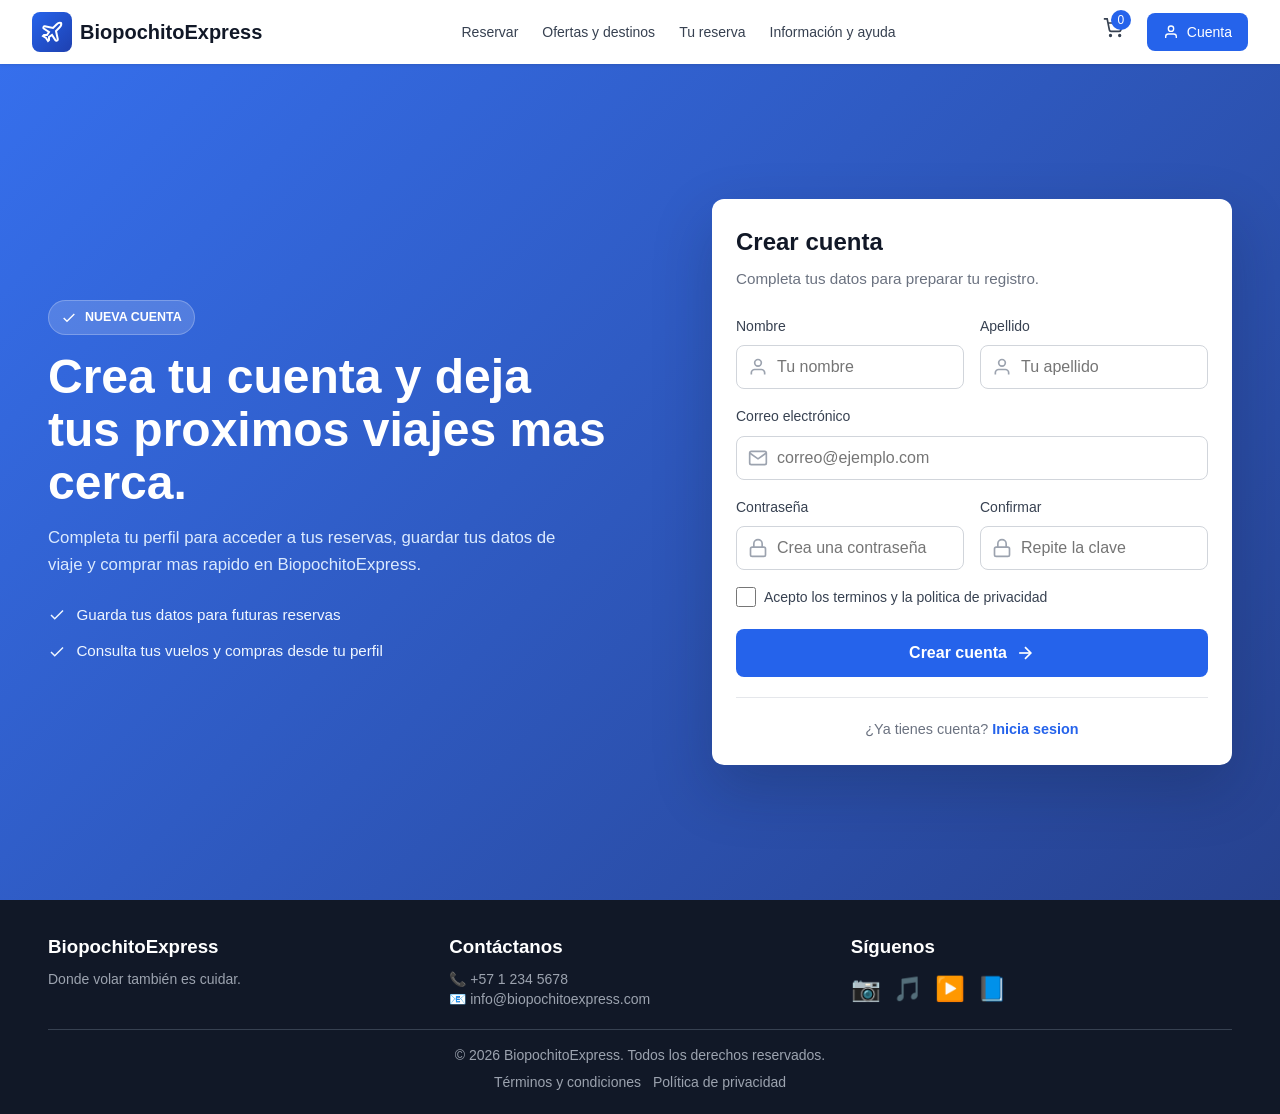
<file: src/views/client/registro.html>
<!DOCTYPE html>
<html lang="es">
<head>
    <meta charset="UTF-8">
    <meta name="viewport" content="width=device-width, initial-scale=1.0">
    <title>Crear cuenta - BiopochitoExpress</title>
    <link rel="stylesheet" href="../../public/css/styles.css">
    <style>
        .register-page {
            min-height: calc(100vh - 64px);
            background:
                linear-gradient(135deg, rgba(37, 99, 235, 0.92), rgba(30, 58, 138, 0.96)),
                url("https://images.unsplash.com/photo-1436491865332-7a61a109cc05?auto=format&fit=crop&w=1600&q=80");
            background-size: cover;
            background-position: center;
            padding: 3rem 1rem;
            display: flex;
            align-items: center;
        }

        .register-layout {
            width: 100%;
            display: grid;
            grid-template-columns: 1fr;
            gap: 2rem;
            align-items: center;
        }

        .register-intro {
            color: white;
            max-width: 560px;
        }

        .register-kicker {
            display: inline-flex;
            align-items: center;
            gap: 0.5rem;
            padding: 0.4rem 0.75rem;
            background-color: rgba(255, 255, 255, 0.16);
            border: 1px solid rgba(255, 255, 255, 0.24);
            border-radius: 9999px;
            font-size: 0.78rem;
            font-weight: 700;
            text-transform: uppercase;
            margin-bottom: 1rem;
        }

        .register-intro h1 {
            font-size: 2.25rem;
            line-height: 1.1;
            font-weight: 700;
            margin-bottom: 1rem;
        }

        .register-intro p {
            color: #dbeafe;
            font-size: 1.05rem;
            max-width: 34rem;
        }

        .register-benefits {
            display: grid;
            gap: 0.75rem;
            margin-top: 1.5rem;
        }

        .register-benefit {
            display: flex;
            align-items: center;
            gap: 0.65rem;
            color: #eff6ff;
            font-size: 0.95rem;
        }

        .register-benefit svg {
            flex-shrink: 0;
        }

        .register-card {
            width: 100%;
            max-width: 520px;
            background-color: white;
            border-radius: 0.75rem;
            box-shadow: 0 24px 60px rgba(15, 23, 42, 0.22);
            padding: 1.5rem;
            justify-self: center;
        }

        .register-card-header {
            margin-bottom: 1.5rem;
        }

        .register-card-header h2 {
            font-size: 1.5rem;
            font-weight: 700;
            color: #111827;
            margin-bottom: 0.35rem;
        }

        .register-card-header p {
            color: #6b7280;
            font-size: 0.95rem;
        }

        .register-form {
            display: grid;
            gap: 1rem;
        }

        .register-fields {
            display: grid;
            grid-template-columns: 1fr;
            gap: 1rem;
        }

        .register-submit {
            width: 100%;
            display: flex;
            align-items: center;
            justify-content: center;
            gap: 0.5rem;
            padding: 0.9rem 1rem;
            background-color: #2563eb;
            color: white;
            border: none;
            border-radius: 0.5rem;
            font-size: 1rem;
            font-weight: 600;
            cursor: pointer;
            transition: background-color 0.2s, box-shadow 0.2s;
            margin-top: 0.25rem;
        }

        .register-submit:hover {
            background-color: #1d4ed8;
            box-shadow: 0 10px 15px -3px rgba(37, 99, 235, 0.26);
        }

        .register-login {
            margin-top: 1.25rem;
            padding-top: 1.25rem;
            border-top: 1px solid #e5e7eb;
            text-align: center;
            color: #6b7280;
            font-size: 0.9rem;
        }

        .register-login a {
            color: #2563eb;
            text-decoration: none;
            font-weight: 700;
        }

        .register-login a:hover {
            color: #1d4ed8;
        }

        .register-note {
            font-size: 0.82rem;
            color: #6b7280;
            line-height: 1.5;
        }

        .register-note a {
            color: #2563eb;
            font-weight: 600;
            text-decoration: none;
        }

        @media (min-width: 640px) {
            .register-fields.two-columns {
                grid-template-columns: repeat(2, minmax(0, 1fr));
            }
        }

        @media (min-width: 900px) {
            .register-page {
                padding: 4rem 1rem;
            }

            .register-layout {
                grid-template-columns: minmax(0, 1fr) 520px;
            }

            .register-card {
                justify-self: end;
            }
        }

        @media (min-width: 1024px) {
            .register-intro h1 {
                font-size: 3rem;
            }
        }
    </style>
</head>
<body>
    <header class="header">
        <div class="container header-content">
            <a href="../../../index.html" class="logo">
                <div class="logo-icon">
                    <svg width="24" height="24" viewBox="0 0 24 24" fill="none" stroke="currentColor" stroke-width="2" aria-hidden="true">
                        <path d="M17.8 19.2 16 11l3.5-3.5C21 6 21.5 4 21 3c-1-.5-3 0-4.5 1.5L13 8 4.8 6.2c-.5-.1-.9.1-1.1.5l-.3.5c-.2.5-.1 1 .3 1.3L9 12l-2 3H4l-1 1 3 2 2 3 1-1v-3l3-2 3.5 5.3c.3.4.8.5 1.3.3l.5-.2c.4-.3.6-.7.5-1.2z"/>
                    </svg>
                </div>
                <span class="logo-text">BiopochitoExpress</span>
            </a>

            <nav class="nav-desktop" aria-label="Menu principal">
                <a href="../../../index.html" class="nav-link">Reservar</a>
                <a href="results.html" class="nav-link">Ofertas y destinos</a>
                <a href="my-reservation.html" class="nav-link">Tu reserva</a>
                <a href="help.html" class="nav-link">Informaci&oacute;n y ayuda</a>
            </nav>

            <div class="header-actions">
                <a href="cart.html" class="cart-btn" aria-label="Carrito de compras">
                    <svg width="20" height="20" viewBox="0 0 24 24" fill="none" stroke="currentColor" stroke-width="2" aria-hidden="true">
                        <circle cx="9" cy="21" r="1"/><circle cx="20" cy="21" r="1"/>
                        <path d="M1 1h4l2.68 13.39a2 2 0 0 0 2 1.61h9.72a2 2 0 0 0 2-1.61L23 6H6"/>
                    </svg>
                    <span class="cart-badge" aria-label="0 productos">0</span>
                </a>
                <a href="inicio.html" class="btn-account">
                    <svg width="16" height="16" viewBox="0 0 24 24" fill="none" stroke="currentColor" stroke-width="2" aria-hidden="true">
                        <path d="M20 21v-2a4 4 0 0 0-4-4H8a4 4 0 0 0-4 4v2"/><circle cx="12" cy="7" r="4"/>
                    </svg>
                    <span>Cuenta</span>
                </a>
                <button class="menu-toggle" onclick="toggleMobileMenu()" aria-label="Abrir menu" aria-expanded="false">
                    <svg width="24" height="24" viewBox="0 0 24 24" fill="none" stroke="currentColor" stroke-width="2" aria-hidden="true">
                        <line x1="3" y1="12" x2="21" y2="12"/><line x1="3" y1="6" x2="21" y2="6"/>
                        <line x1="3" y1="18" x2="21" y2="18"/>
                    </svg>
                </button>
            </div>
        </div>

        <nav class="nav-mobile" id="mobileMenu" aria-label="Menu movil">
            <a href="../../../index.html" class="nav-mobile-link">Reservar</a>
            <a href="results.html" class="nav-mobile-link">Ofertas y destinos</a>
            <a href="my-reservation.html" class="nav-mobile-link">Tu reserva</a>
            <a href="help.html" class="nav-mobile-link">Informaci&oacute;n y ayuda</a>
            <a href="inicio.html" class="btn-account mobile">
                <svg width="16" height="16" viewBox="0 0 24 24" fill="none" stroke="currentColor" stroke-width="2" aria-hidden="true">
                    <path d="M20 21v-2a4 4 0 0 0-4-4H8a4 4 0 0 0-4 4v2"/><circle cx="12" cy="7" r="4"/>
                </svg>
                <span>Mi Cuenta</span>
            </a>
        </nav>
    </header>

    <main class="register-page">
        <div class="container register-layout">
            <section class="register-intro" aria-labelledby="registerTitle">
                <div class="register-kicker">
                    <svg width="16" height="16" viewBox="0 0 24 24" fill="none" stroke="currentColor" stroke-width="2" aria-hidden="true">
                        <path d="M20 6 9 17l-5-5"/>
                    </svg>
                    Nueva cuenta
                </div>
                <h1 id="registerTitle">Crea tu cuenta y deja tus proximos viajes mas cerca.</h1>
                <p>Completa tu perfil para acceder a tus reservas, guardar tus datos de viaje y comprar mas rapido en BiopochitoExpress.</p>

                <div class="register-benefits" aria-label="Beneficios de crear cuenta">
                    <div class="register-benefit">
                        <svg width="18" height="18" viewBox="0 0 24 24" fill="none" stroke="currentColor" stroke-width="2" aria-hidden="true">
                            <path d="M20 6 9 17l-5-5"/>
                        </svg>
                        Guarda tus datos para futuras reservas
                    </div>
                    <div class="register-benefit">
                        <svg width="18" height="18" viewBox="0 0 24 24" fill="none" stroke="currentColor" stroke-width="2" aria-hidden="true">
                            <path d="M20 6 9 17l-5-5"/>
                        </svg>
                        Consulta tus vuelos y compras desde tu perfil
                    </div>
                </div>
            </section>

            <section class="register-card" aria-labelledby="formTitle">
                <div class="register-card-header">
                    <h2 id="formTitle">Crear cuenta</h2>
                    <p>Completa tus datos para preparar tu registro.</p>
                </div>

                <form class="register-form" id="registerForm" action="#" method="post">
                    <div class="register-fields two-columns">
                        <div class="form-field">
                            <label for="firstName">Nombre</label>
                            <div class="input-with-icon">
                                <svg width="20" height="20" viewBox="0 0 24 24" fill="none" stroke="currentColor" stroke-width="2" aria-hidden="true">
                                    <path d="M20 21v-2a4 4 0 0 0-4-4H8a4 4 0 0 0-4 4v2"/><circle cx="12" cy="7" r="4"/>
                                </svg>
                                <input id="firstName" name="firstName" type="text" autocomplete="given-name" placeholder="Tu nombre">
                            </div>
                        </div>

                        <div class="form-field">
                            <label for="lastName">Apellido</label>
                            <div class="input-with-icon">
                                <svg width="20" height="20" viewBox="0 0 24 24" fill="none" stroke="currentColor" stroke-width="2" aria-hidden="true">
                                    <path d="M20 21v-2a4 4 0 0 0-4-4H8a4 4 0 0 0-4 4v2"/><circle cx="12" cy="7" r="4"/>
                                </svg>
                                <input id="lastName" name="lastName" type="text" autocomplete="family-name" placeholder="Tu apellido">
                            </div>
                        </div>
                    </div>

                    <div class="form-field">
                        <label for="email">Correo electr&oacute;nico</label>
                        <div class="input-with-icon">
                            <svg width="20" height="20" viewBox="0 0 24 24" fill="none" stroke="currentColor" stroke-width="2" aria-hidden="true">
                                <path d="M4 4h16c1.1 0 2 .9 2 2v12c0 1.1-.9 2-2 2H4c-1.1 0-2-.9-2-2V6c0-1.1.9-2 2-2z"/>
                                <polyline points="22,6 12,13 2,6"/>
                            </svg>
                            <input id="email" name="email" type="email" autocomplete="email" placeholder="correo@ejemplo.com">
                        </div>
                    </div>

                    <div class="register-fields two-columns">
                        <div class="form-field">
                            <label for="password">Contrase&ntilde;a</label>
                            <div class="input-with-icon">
                                <svg width="20" height="20" viewBox="0 0 24 24" fill="none" stroke="currentColor" stroke-width="2" aria-hidden="true">
                                    <rect x="3" y="11" width="18" height="11" rx="2" ry="2"/>
                                    <path d="M7 11V7a5 5 0 0 1 10 0v4"/>
                                </svg>
                                <input id="password" name="password" type="password" autocomplete="new-password" placeholder="Crea una contrase&ntilde;a">
                            </div>
                        </div>

                        <div class="form-field">
                            <label for="confirmPassword">Confirmar</label>
                            <div class="input-with-icon">
                                <svg width="20" height="20" viewBox="0 0 24 24" fill="none" stroke="currentColor" stroke-width="2" aria-hidden="true">
                                    <rect x="3" y="11" width="18" height="11" rx="2" ry="2"/>
                                    <path d="M7 11V7a5 5 0 0 1 10 0v4"/>
                                </svg>
                                <input id="confirmPassword" name="confirmPassword" type="password" autocomplete="new-password" placeholder="Repite la clave">
                            </div>
                        </div>
                    </div>

                    <label class="checkbox-label">
                        <input type="checkbox" name="terms">
                        <span>Acepto los terminos y la politica de privacidad</span>
                    </label>

                    <div class="auth-message" data-auth-message hidden></div>

                    <button class="register-submit" type="submit">
                        Crear cuenta
                        <svg width="20" height="20" viewBox="0 0 24 24" fill="none" stroke="currentColor" stroke-width="2" aria-hidden="true">
                            <line x1="5" y1="12" x2="19" y2="12"/><polyline points="12 5 19 12 12 19"/>
                        </svg>
                    </button>
                </form>

                <p class="register-login">
                    &iquest;Ya tienes cuenta? <a href="inicio.html">Inicia sesion</a>
                </p>
            </section>
        </div>
    </main>

    <footer class="footer">
        <div class="container">
            <div class="footer-grid">
                <div>
                    <h3>BiopochitoExpress</h3>
                    <p>Donde volar también es cuidar.</p>
                </div>
                <div>
                    <h3>Contáctanos</h3>
                    <p>📞 +57 1 234 5678<br>📧 info@biopochitoexpress.com</p>
                </div>
                <div>
                    <h3>Síguenos</h3>
                    <div class="social-icons">
                        <a href="#" class="social-icon" aria-label="Instagram">📷</a>
                        <a href="#" class="social-icon" aria-label="TikTok">🎵</a>
                        <a href="#" class="social-icon" aria-label="YouTube">▶️</a>
                        <a href="#" class="social-icon" aria-label="Facebook">📘</a>
                    </div>
                </div>
            </div>
            <div class="footer-bottom">
                <p>&copy; 2026 BiopochitoExpress. Todos los derechos reservados.</p>
                <div class="footer-links">
                    <a href="#">Términos y condiciones</a>
                    <a href="#">Política de privacidad</a>
                </div>
            </div>
        </div>
    </footer>

    <script src="../../public/js/script.js"></script>
    <script src="../../public/js/auth.js"></script>
</body>
</html>
</file>
<file: src/public/css/styles.css>
/* ============================================
   RESET & BASE STYLES
   ============================================ */
* {
  margin: 0;
  padding: 0;
  box-sizing: border-box;
}

body {
  font-family: -apple-system, BlinkMacSystemFont, 'Segoe UI', Roboto, Oxygen, Ubuntu, Cantarell, sans-serif;
  background-color: #f9fafb;
  color: #111827;
  line-height: 1.6;
}

.container {
  max-width: 1280px;
  margin: 0 auto;
  padding: 0 1rem;
}

/* ============================================
   ACCESIBILIDAD: FOCUS VISIBLE
   ============================================ */
:focus-visible {
  outline: 3px solid #2563eb;
  outline-offset: 2px;
  border-radius: 4px;
}

button:focus-visible,
a:focus-visible,
input:focus-visible,
select:focus-visible,
textarea:focus-visible,
[role="button"]:focus-visible,
.seat:focus-visible {
  outline: 3px solid #2563eb;
  outline-offset: 2px;
}

/* Mensajes de error accesibles */
.error-messages {
  color: #b91c1c;
  background-color: #fee2e2;
  border-left: 4px solid #dc2626;
  padding: 0.75rem;
  margin-top: 1rem;
  border-radius: 0.5rem;
}

.error-messages p {
  margin: 0.25rem 0;
}

.auth-message {
  border-radius: 0.5rem;
  padding: 0.8rem 1rem;
  font-size: 0.875rem;
  line-height: 1.45;
}

.auth-message p {
  margin: 0.2rem 0;
}

.auth-message.error {
  color: #991b1b;
  background-color: #fee2e2;
  border-left: 4px solid #dc2626;
}

.auth-message.success {
  color: #065f46;
  background-color: #d1fae5;
  border-left: 4px solid #059669;
}

/* Resto del CSS original (sin cambios) */
/* ============================================
   HEADER
   ============================================ */
.header {
  position: sticky;
  top: 0;
  z-index: 50;
  background-color: white;
  box-shadow: 0 1px 3px rgba(0, 0, 0, 0.1);
}

.header-content {
  display: flex;
  justify-content: space-between;
  align-items: center;
  height: 64px;
}

.logo {
  display: flex;
  align-items: center;
  gap: 0.5rem;
  text-decoration: none;
}

.logo-icon {
  width: 40px;
  height: 40px;
  background: linear-gradient(135deg, #2563eb 0%, #1e40af 100%);
  border-radius: 8px;
  display: flex;
  align-items: center;
  justify-content: center;
  color: white;
}

.logo-text {
  font-size: 1.25rem;
  font-weight: 700;
  color: #111827;
}

.nav-desktop {
  display: none;
  align-items: center;
  gap: 1.5rem;
}

.nav-link {
  text-decoration: none;
  color: #374151;
  font-size: 0.875rem;
  font-weight: 500;
  transition: color 0.2s;
}

.nav-link:hover,
.nav-link.active {
  color: #2563eb;
}

.header-actions {
  display: flex;
  align-items: center;
  gap: 1rem;
}

.cart-btn {
  position: relative;
  padding: 0.5rem;
  color: #374151;
  border-radius: 9999px;
  transition: background-color 0.2s;
  text-decoration: none;
}

.cart-btn:hover {
  background-color: #f3f4f6;
}

.cart-badge {
  position: absolute;
  top: 0;
  right: 0;
  width: 20px;
  height: 20px;
  background-color: #2563eb;
  border-radius: 9999px;
  color: white;
  font-size: 0.75rem;
  display: flex;
  align-items: center;
  justify-content: center;
}

.btn-account {
  display: none;
  align-items: center;
  gap: 0.5rem;
  padding: 0.5rem 1rem;
  background-color: #2563eb;
  color: white;
  text-decoration: none;
  border: none;
  border-radius: 0.5rem;
  font-size: 0.875rem;
  font-weight: 500;
  cursor: pointer;
  transition: background-color 0.2s;
}

.btn-account:hover {
  background-color: #1d4ed8;
}

.btn-session-logout {
  display: none;
  align-items: center;
  justify-content: center;
  padding: 0.5rem 0.85rem;
  background-color: white;
  color: #374151;
  border: 1px solid #d1d5db;
  border-radius: 0.5rem;
  font-size: 0.875rem;
  font-weight: 500;
  cursor: pointer;
  transition: background-color 0.2s, border-color 0.2s;
}

.btn-session-logout:hover {
  background-color: #f9fafb;
  border-color: #9ca3af;
}

.btn-session-logout.mobile {
  display: flex;
  width: 100%;
  margin-top: 0.5rem;
}

.btn-session-logout[hidden] {
  display: none !important;
}

.btn-account.mobile {
  display: flex;
  width: 100%;
  justify-content: center;
}

.menu-toggle {
  display: flex;
  padding: 0.5rem;
  background: none;
  border: none;
  cursor: pointer;
  color: #374151;
  border-radius: 0.5rem;
  transition: background-color 0.2s;
}

.menu-toggle:hover {
  background-color: #f3f4f6;
}

.nav-mobile {
  display: none;
  border-top: 1px solid #e5e7eb;
  background-color: white;
  padding: 1rem;
}

.nav-mobile.active {
  display: block;
}

.nav-mobile-link {
  display: block;
  padding: 0.5rem 1rem;
  margin-bottom: 0.5rem;
  border-radius: 0.5rem;
  text-decoration: none;
  color: #374151;
  font-size: 0.875rem;
  font-weight: 500;
  transition: all 0.2s;
}

.nav-mobile-link:hover,
.nav-mobile-link.active {
  background-color: #dbeafe;
  color: #2563eb;
}

/* ============================================
   HERO SECTION
   ============================================ */
.hero {
  background: linear-gradient(135deg, #2563eb 0%, #1e3a8a 100%);
  color: white;
  padding: 20px 22px;
}

.hero-text {
  text-align: center;
  margin-bottom: 2rem;
}

.hero-text h1 {
  font-size: 2rem;
  font-weight: 700;
  margin-bottom: 1rem;
}

.hero-text p {
  font-size: 1.125rem;
  color: #dbeafe;
}

.search-form-card {
  background-color: white;
  border-radius: 1rem;
  box-shadow: 0 20px 25px -5px rgba(0, 0, 0, 0.1);
  padding: 20px;
  max-width: 1024px;
  margin: 0 auto;
}

.form-header {
  display: flex;
  flex-wrap: wrap;
  gap: 1rem;
  margin-bottom: 1.5rem;
}

.trip-toggle {
  display: flex;
  background-color: #f3f4f6;
  border-radius: 0.5rem;
  padding: 0.25rem;
}

.toggle-btn {
  padding: 0.5rem 1.5rem;
  border: none;
  background: none;
  color: #4b5563;
  font-size: 0.875rem;
  font-weight: 500;
  border-radius: 0.375rem;
  cursor: pointer;
  transition: all 0.2s;
}

.toggle-btn.active {
  background-color: white;
  color: #2563eb;
  box-shadow: 0 1px 2px rgba(0, 0, 0, 0.05);
}

.checkbox-label {
  display: flex;
  align-items: center;
  gap: 0.5rem;
  cursor: pointer;
  font-size: 0.875rem;
  font-weight: 500;
  color: #374151;
}

.checkbox-label input {
  width: 1.25rem;
  height: 1.25rem;
  accent-color: #2563eb;
}

.search-fields {
  display: grid;
  grid-template-columns: 1fr;
  gap: 1rem;
  margin-bottom: 1.5rem;
}

.form-field label {
  display: block;
  font-size: 0.875rem;
  font-weight: 500;
  color: #374151;
  margin-bottom: 0.5rem;
}

.input-with-icon {
  position: relative;
}

.input-with-icon svg {
  position: absolute;
  left: 12px;
  top: 50%;
  transform: translateY(-50%);
  color: #9ca3af;
}

.input-with-icon input,
.input-with-icon select {
  width: 100%;
  padding: 12px 12px 12px 40px;
  border: 1px solid #d1d5db;
  border-radius: 0.5rem;
  font-size: 1rem;
  color: #111827;
}

.input-with-icon input:focus,
.input-with-icon select:focus {
  outline: none;
  border-color: #2563eb;
  box-shadow: 0 0 0 3px rgba(37, 99, 235, 0.1);
}

.btn-search {
  width: 100%;
  display: flex;
  align-items: center;
  justify-content: center;
  gap: 0.5rem;
  padding: 1rem 1.5rem;
  background-color: #2563eb;
  color: white;
  border: none;
  border-radius: 0.5rem;
  font-size: 1.125rem;
  font-weight: 600;
  cursor: pointer;
  box-shadow: 0 10px 15px -3px rgba(0, 0, 0, 0.1);
  transition: all 0.2s;
}

.btn-search:hover {
  background-color: #1d4ed8;
  box-shadow: 0 20px 25px -5px rgba(0, 0, 0, 0.1);
}

/* ============================================
   OFFERS SECTION
   ============================================ */
.offers {
  padding: 1rem 1rem;
}

.section-header {
  display: flex;
  justify-content: space-between;
  align-items: center;
  margin-bottom: 2rem;
}

.section-header h2 {
  font-size: 1.875rem;
  font-weight: 700;
  color: #111827;
  margin-bottom: 0.5rem;
}

.subtitle {
  color: #6b7280;
}

.btn-link {
  display: none;
  align-items: center;
  gap: 0.5rem;
  color: #2563eb;
  text-decoration: none;
  font-weight: 500;
  transition: color 0.2s;
}

.btn-link:hover {
  color: #1d4ed8;
}

.offers-grid {
  display: grid;
  grid-template-columns: 1fr;
  gap: 1.2rem;
}

.offer-card {
  background-color: white;
  border-radius: 0.75rem;
  box-shadow: 0 1px 3px rgba(0, 0, 0, 0.1);
  overflow: hidden;
  cursor: pointer;
  transition: all 0.3s;
}

.offer-card:hover {
  box-shadow: 0 20px 25px -5px rgba(0, 0, 0, 0.1);
}

.offer-image {
  position: relative;
  height: 192px;
  overflow: hidden;
}

.offer-image img {
  width: 100%;
  height: 100%;
  object-fit: cover;
  transition: transform 0.3s;
}

.offer-card:hover .offer-image img {
  transform: scale(1.1);
}

.offer-badge {
  position: absolute;
  top: 1rem;
  left: 1rem;
  background-color: rgba(255, 255, 255, 0.9);
  backdrop-filter: blur(4px);
  padding: 0.25rem 0.75rem;
  border-radius: 9999px;
  font-size: 0.875rem;
  font-weight: 500;
  color: #2563eb;
  display: flex;
  align-items: center;
  gap: 0.25rem;
}

.offer-content {
  padding: 1.25rem;
}

.offer-content h3 {
  font-size: 1.25rem;
  font-weight: 700;
  color: #111827;
  margin-bottom: 0.5rem;
}

.rating {
  display: flex;
  align-items: center;
  gap: 0.25rem;
  margin-bottom: 0.75rem;
}

.star {
  color: #eab308;
  font-size: 1.125rem;
}

.rating span {
  font-size: 0.875rem;
  font-weight: 500;
  color: #374151;
}

.reviews {
  color: #6b7280 !important;
}

.tags {
  display: flex;
  flex-wrap: wrap;
  gap: 0.5rem;
  margin-bottom: 1rem;
}

.tag {
  padding: 0.25rem 0.5rem;
  background-color: #dbeafe;
  color: #2563eb;
  font-size: 0.75rem;
  font-weight: 500;
  border-radius: 0.25rem;
}

.offer-footer {
  display: flex;
  justify-content: space-between;
  align-items: flex-end;
}

.price {
  display: flex;
  flex-direction: column;
}

.price-label {
  font-size: 0.875rem;
  color: #6b7280;
}

.price-value {
  font-size: 1.5rem;
  font-weight: 700;
  color: #2563eb;
}

.btn-primary {
  padding: 0.5rem 1rem;
  background-color: #2563eb;
  color: white;
  text-decoration: none;
  border-radius: 0.5rem;
  font-size: 0.875rem;
  font-weight: 500;
  transition: background-color 0.2s;
  border: none;
  cursor: pointer;
}

.btn-primary:hover {
  background-color: #1d4ed8;
}

/* ============================================
   SERVICES SECTION
   ============================================ */
.services {
  background-color: #e5e7eb;
  padding: 0.75rem 1rem;
}

.services h2 {
  font-size: 1.875rem;
  font-weight: 700;
  color: #111827;
  margin-bottom: 1.25rem;
}

.text-center {
  text-align: center;
}

.services-grid {
  display: grid;
  grid-template-columns: 1fr;
  gap: 1rem;
}

.service-card {
  background-color: white;
  padding: 1.25rem;
  border-radius: 0.75rem;
  box-shadow: 0 1px 3px rgba(0, 0, 0, 0.1);
  transition: box-shadow 0.2s;
}

.service-card:hover {
  box-shadow: 0 10px 15px -3px rgba(0, 0, 0, 0.1);
}

.service-icon {
  width: 40px;
  height: 40px;
  background-color: #dbeafe;
  border-radius: 0.5rem;
  display: flex;
  align-items: center;
  justify-content: center;
  margin-bottom: 0.75rem;
  color: #2563eb;
}

.service-card h3 {
  font-size: 1.125rem;
  font-weight: 700;
  color: #111827;
  margin-bottom: 0.5rem;
}

.service-card p {
  font-size: 0.875rem;
  color: #6b7280;
  margin-bottom: 0.75rem;
}

.service-link {
  color: #2563eb;
  text-decoration: none;
  font-size: 0.875rem;
  font-weight: 500;
  transition: color 0.2s;
}

.service-link:hover {
  color: #1d4ed8;
}

/* ============================================
   FOOTER
   ============================================ */
.footer {
  background-color: #111827;
  color: white;
  padding: 2rem 1rem 1.25rem;
}

.footer-grid {
  display: grid;
  grid-template-columns: 1fr;
  gap: 1.25rem;
  margin-bottom: 1.25rem;
}

.footer h3 {
  font-weight: 600;
  margin-bottom: 0.5rem;
}

.footer p {
  font-size: 0.875rem;
  color: #9ca3af;
  line-height: 1.4;
}

.social-icons {
  display: flex;
  gap: 0.75rem;
}

.social-icon {
  font-size: 1.5rem;
  text-decoration: none;
  transition: opacity 0.2s;
}

.social-icon:hover {
  opacity: 0.7;
}

.footer-bottom {
  border-top: 1px solid #374151;
  padding-top: 1rem;
  text-align: center;
}

.footer-bottom p {
  font-size: 0.875rem;
  color: #9ca3af;
  margin-bottom: 0.35rem;
}

.footer-links {
  display: flex;
  justify-content: center;
  gap: 0.75rem;
  flex-wrap: wrap;
}

.footer-links a {
  color: #9ca3af;
  text-decoration: none;
  font-size: 0.875rem;
  transition: color 0.2s;
}

.footer-links a:hover {
  color: white;
}

/* ============================================
   RESPONSIVE DESIGN
   ============================================ */
@media (min-width: 640px) {
  .logo-text {
    display: block;
  }

  .hero-text h1 {
    font-size: 2.5rem;
  }

  .hero-text p {
    font-size: 1.25rem;
  }
}

@media (min-width: 768px) {
  .container {
    padding: 0 1.5rem;
  }

  .menu-toggle {
    display: none;
  }

  .nav-desktop {
    display: flex;
  }

  .btn-account {
    display: flex;
  }

  .btn-account.mobile {
    display: none;
  }

  .btn-session-logout {
    display: flex;
  }

  .btn-session-logout.mobile {
    display: none;
  }

  .search-fields {
    grid-template-columns: repeat(2, 1fr);
  }

  .offers-grid {
    grid-template-columns: repeat(2, 1fr);
  }

  .services-grid {
    grid-template-columns: repeat(3, 1fr);
  }

  .footer-grid {
    grid-template-columns: repeat(3, 1fr);
  }

  .btn-link {
    display: flex;
  }
}

@media (min-width: 1024px) {
  .container {
    padding: 0 2rem;
  }

  .hero-text h1 {
    font-size: 3rem;
  }

  .search-fields {
    grid-template-columns: repeat(4, 1fr);
  }

  .offers-grid {
    grid-template-columns: repeat(3, 1fr);
  }
}

/* ============================================
   DATE PICKER (custom)
   ============================================ */
.form-field-dates {
  position: relative;
}

.date-picker {
  position: relative;
}

.date-picker .input-with-icon input {
  cursor: pointer;
  background-color: #fff;
}

.date-picker-panel {
  position: absolute;
  top: calc(100% + 0.75rem);
  left: 50%;
  transform: translateX(-50%);
  width: min(680px, calc(100vw - 2rem));
  background-color: #fff;
  border: 1px solid #dbe3f3;
  border-radius: 1rem;
  box-shadow: 0 24px 60px rgba(15, 23, 42, 0.16);
  padding: 1.25rem;
  z-index: 40;
}

.date-picker-header {
  display: flex;
  justify-content: space-between;
  gap: 1rem;
  margin-bottom: 1rem;
}

.date-picker-kicker {
  font-size: 0.75rem;
  font-weight: 700;
  letter-spacing: 0.08em;
  text-transform: uppercase;
  color: #2563eb;
  margin-bottom: 0.35rem;
}

.date-picker-header h3 {
  font-size: 1.125rem;
  color: #111827;
  margin-bottom: 0.25rem;
}

.date-picker-helper {
  font-size: 0.875rem;
  color: #6b7280;
}

.date-picker-close {
  width: 2rem;
  height: 2rem;
  border: none;
  border-radius: 9999px;
  background-color: #eff6ff;
  color: #2563eb;
  font-size: 1.4rem;
  line-height: 1;
  cursor: pointer;
  flex-shrink: 0;
}

.date-selection-summary {
  display: grid;
  grid-template-columns: repeat(2, minmax(0, 1fr));
  gap: 0.75rem;
  margin-bottom: 1rem;
}

.date-summary-card {
  border: 1px solid #d1d5db;
  border-radius: 0.85rem;
  background-color: #fff;
  padding: 0.85rem 1rem;
  text-align: left;
  cursor: pointer;
  transition: all 0.2s;
}

.date-summary-card.active {
  border-color: #2563eb;
  background-color: #eff6ff;
  box-shadow: inset 0 0 0 1px rgba(37, 99, 235, 0.12);
}

.date-summary-card.disabled {
  opacity: 0.55;
  cursor: not-allowed;
}

.date-summary-label {
  display: block;
  font-size: 0.75rem;
  text-transform: uppercase;
  letter-spacing: 0.05em;
  color: #6b7280;
  margin-bottom: 0.35rem;
}

.date-summary-value {
  font-size: 0.95rem;
  color: #111827;
}

.calendar-controls {
  display: flex;
  align-items: center;
  justify-content: space-between;
  gap: 1rem;
  margin-bottom: 1rem;
}

.calendar-controls-title {
  font-size: 0.95rem;
  font-weight: 600;
  color: #111827;
}

.calendar-nav-btn {
  width: 2.25rem;
  height: 2.25rem;
  border: 1px solid #d1d5db;
  border-radius: 9999px;
  background-color: #fff;
  color: #111827;
  font-size: 1.3rem;
  cursor: pointer;
  transition: all 0.2s;
}

.calendar-nav-btn:hover {
  border-color: #2563eb;
  color: #2563eb;
}

.calendar-months {
  display: grid;
  grid-template-columns: 1fr;
  gap: 1rem;
}

.calendar-month {
  padding: 0.75rem;
  border-radius: 0.85rem;
  background-color: #f8fafc;
}

.calendar-month-title {
  font-size: 1rem;
  font-weight: 700;
  color: #111827;
  margin-bottom: 0.75rem;
  text-transform: capitalize;
}

.calendar-weekdays,
.calendar-days {
  display: grid;
  grid-template-columns: repeat(7, minmax(0, 1fr));
  gap: 0.35rem;
}

.calendar-weekdays span {
  text-align: center;
  font-size: 0.72rem;
  font-weight: 700;
  color: #94a3b8;
  text-transform: uppercase;
  padding-bottom: 0.35rem;
}

.calendar-day,
.calendar-day-empty {
  aspect-ratio: 1;
}

.calendar-day {
  border: none;
  border-radius: 9999px;
  background-color: transparent;
  color: #111827;
  font-size: 0.92rem;
  cursor: pointer;
  transition: all 0.2s;
}

.calendar-day:hover:not(:disabled) {
  background-color: #dbeafe;
  color: #1d4ed8;
}

.calendar-day.today {
  box-shadow: inset 0 0 0 1px rgba(37, 99, 235, 0.45);
}

.calendar-day.in-range {
  border-radius: 0.85rem;
  background-color: #dbeafe;
  color: #1d4ed8;
}

.calendar-day.range-start,
.calendar-day.range-end,
.calendar-day.single-date {
  background-color: #2563eb;
  color: #fff;
  font-weight: 700;
}

.calendar-day:disabled {
  color: #cbd5e1;
  cursor: not-allowed;
}

@media (min-width: 768px) {
  .calendar-months {
    grid-template-columns: repeat(2, minmax(0, 1fr));
  }
}

@media (max-width: 767px) {
  .date-picker-panel {
    left: 0;
    transform: none;
    width: 100%;
    padding: 1rem;
  }

  .date-selection-summary {
    grid-template-columns: 1fr;
  }
}
</file>
